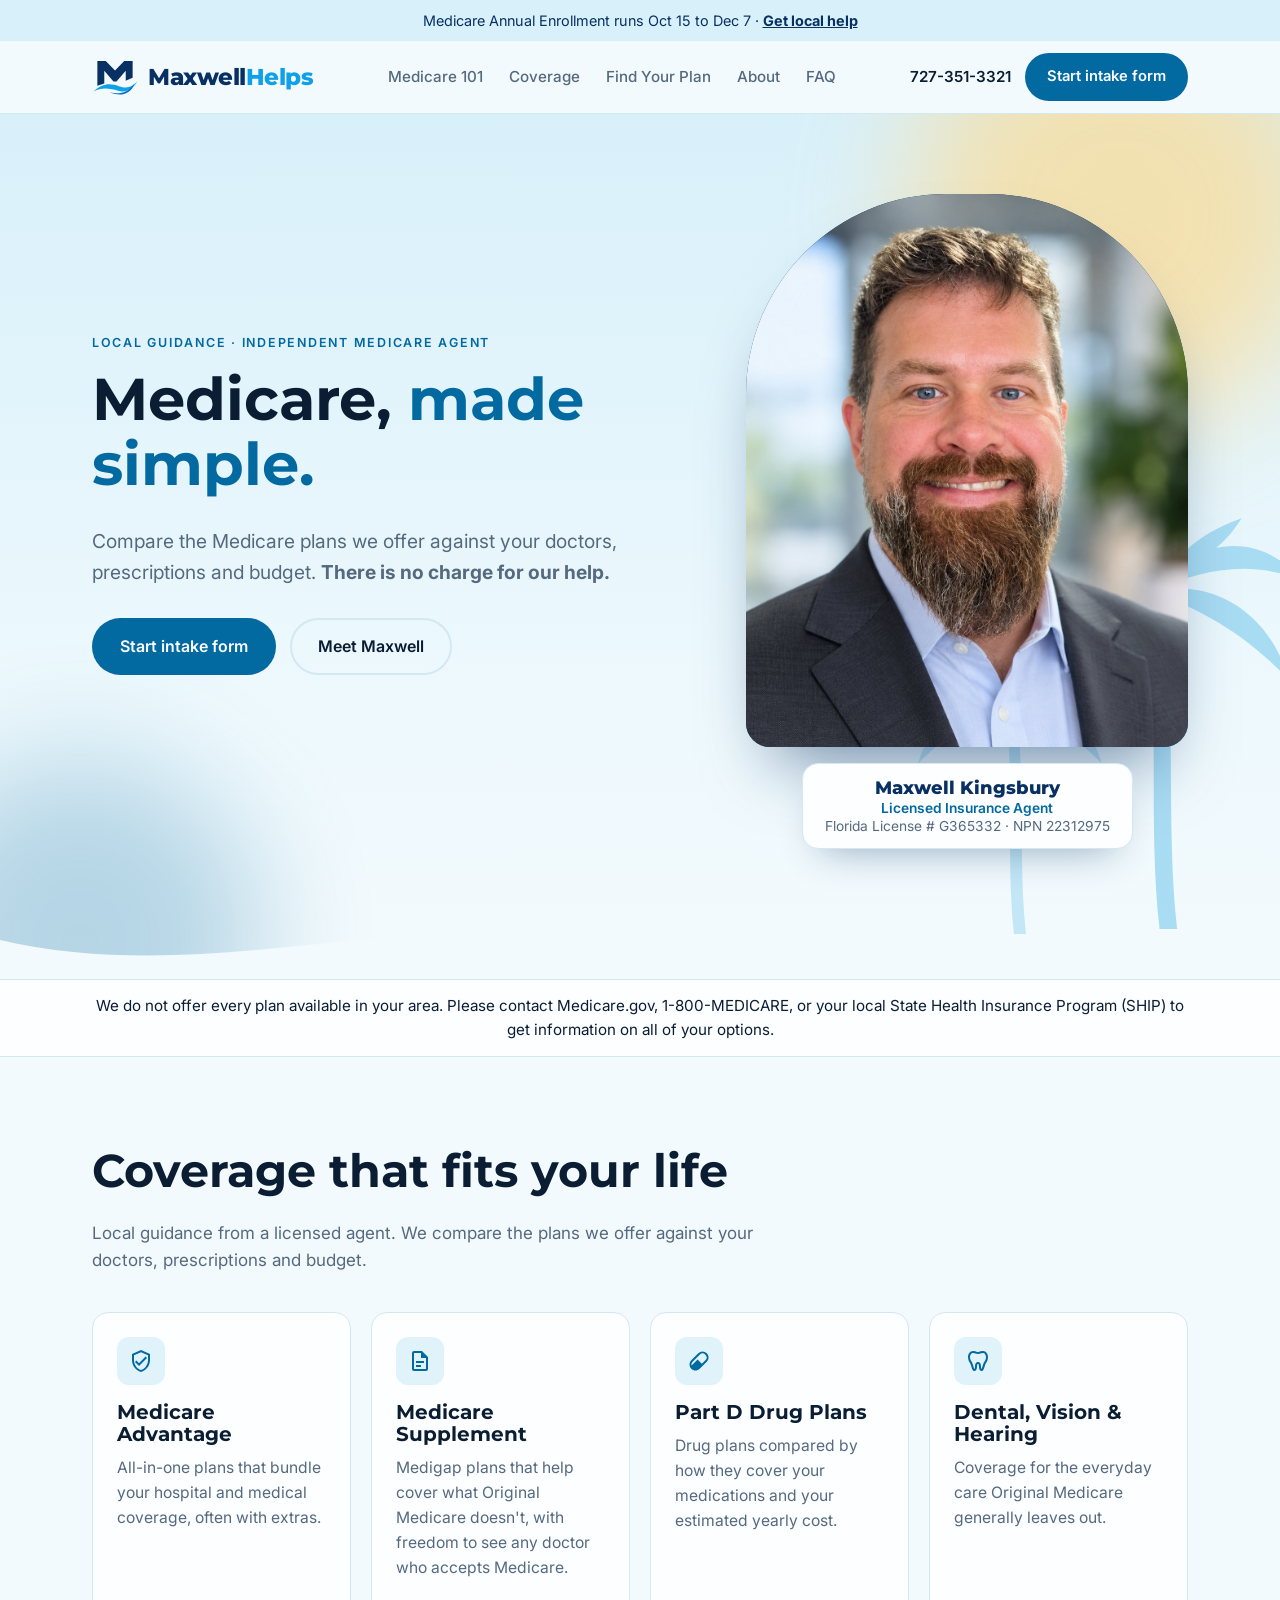
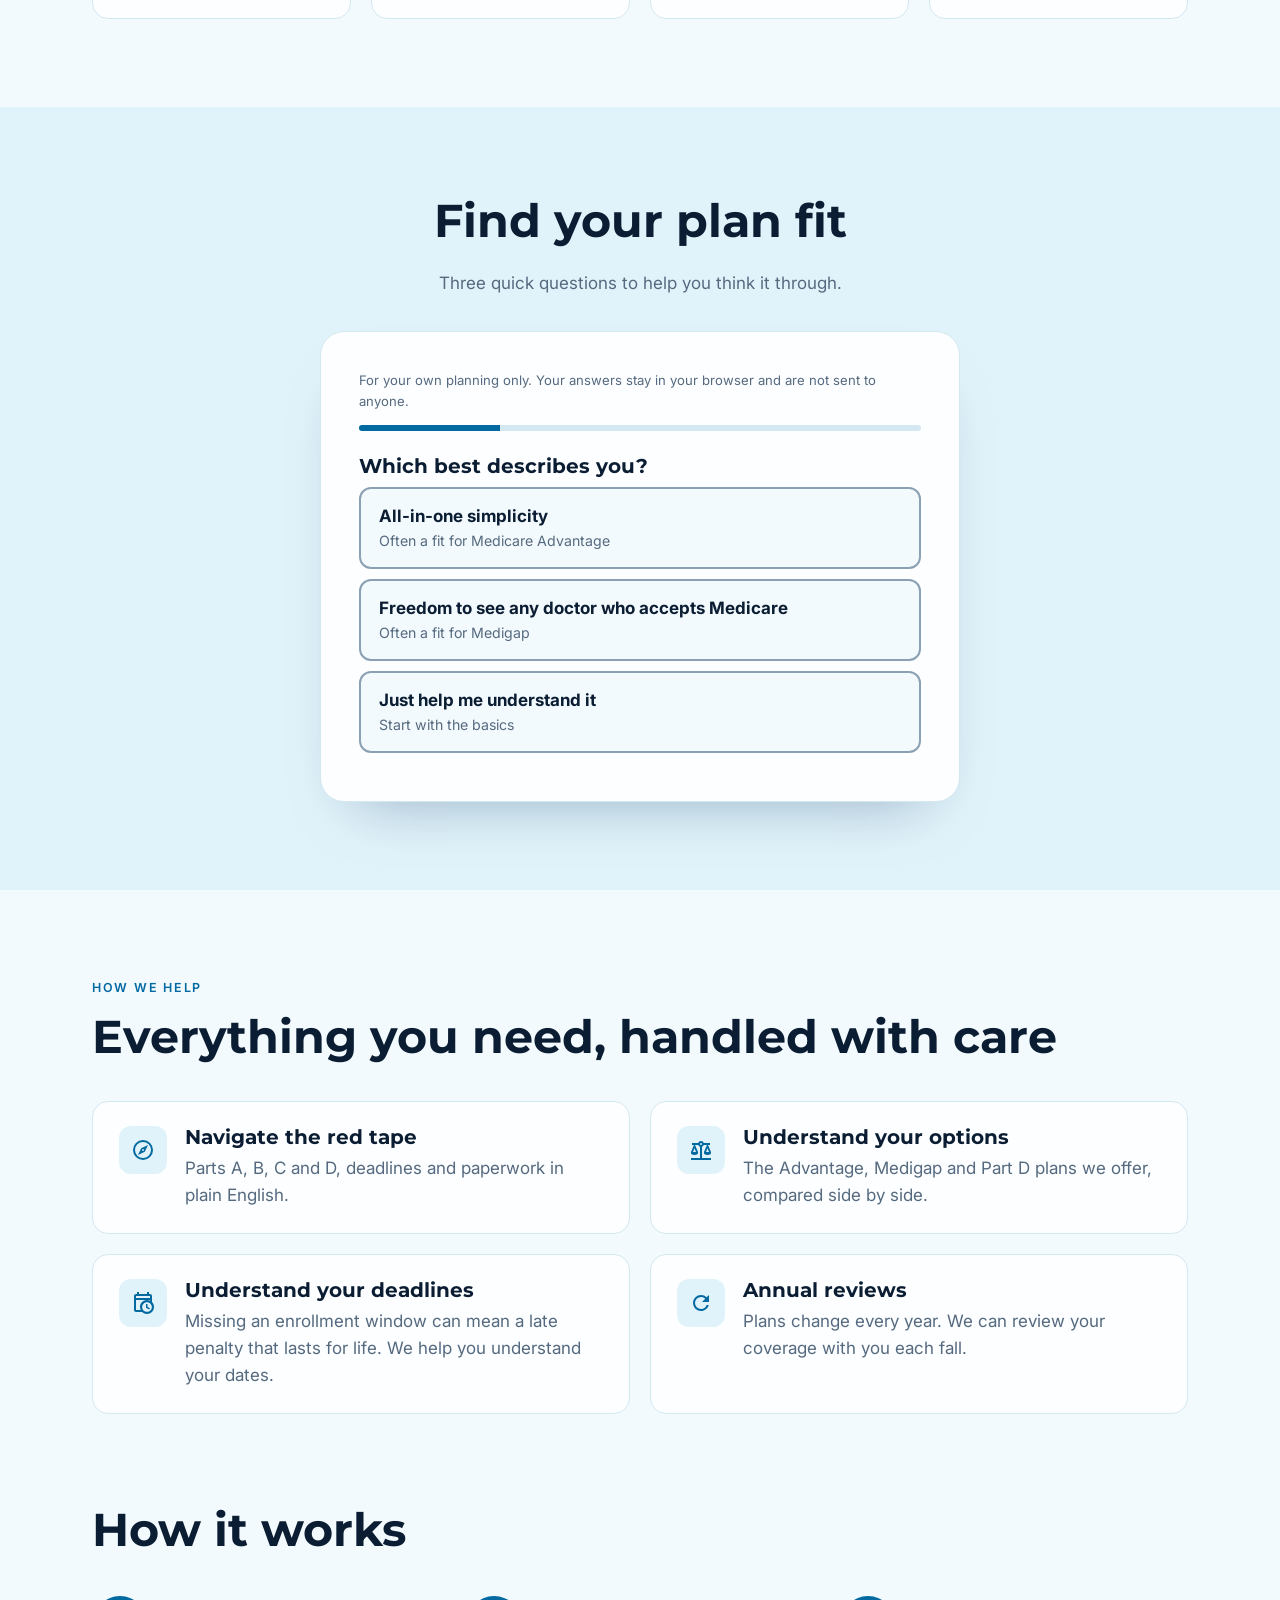
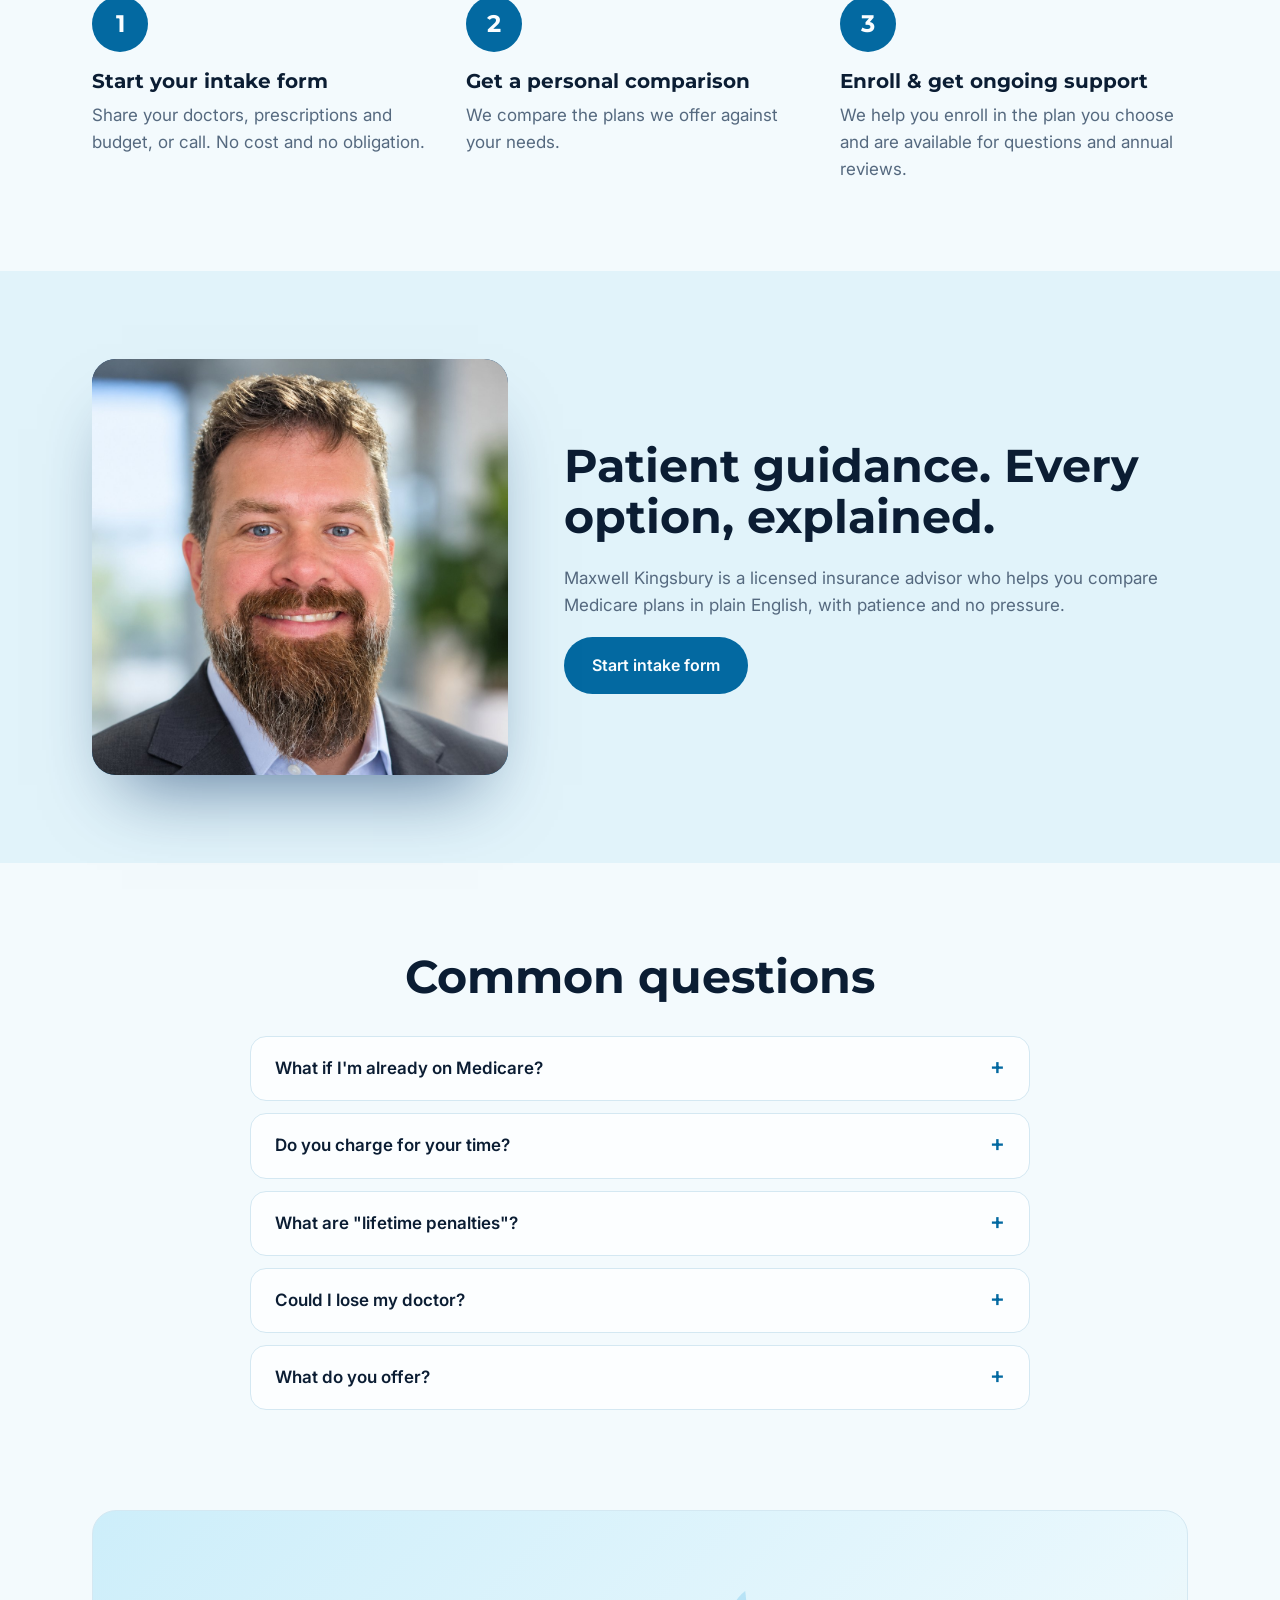
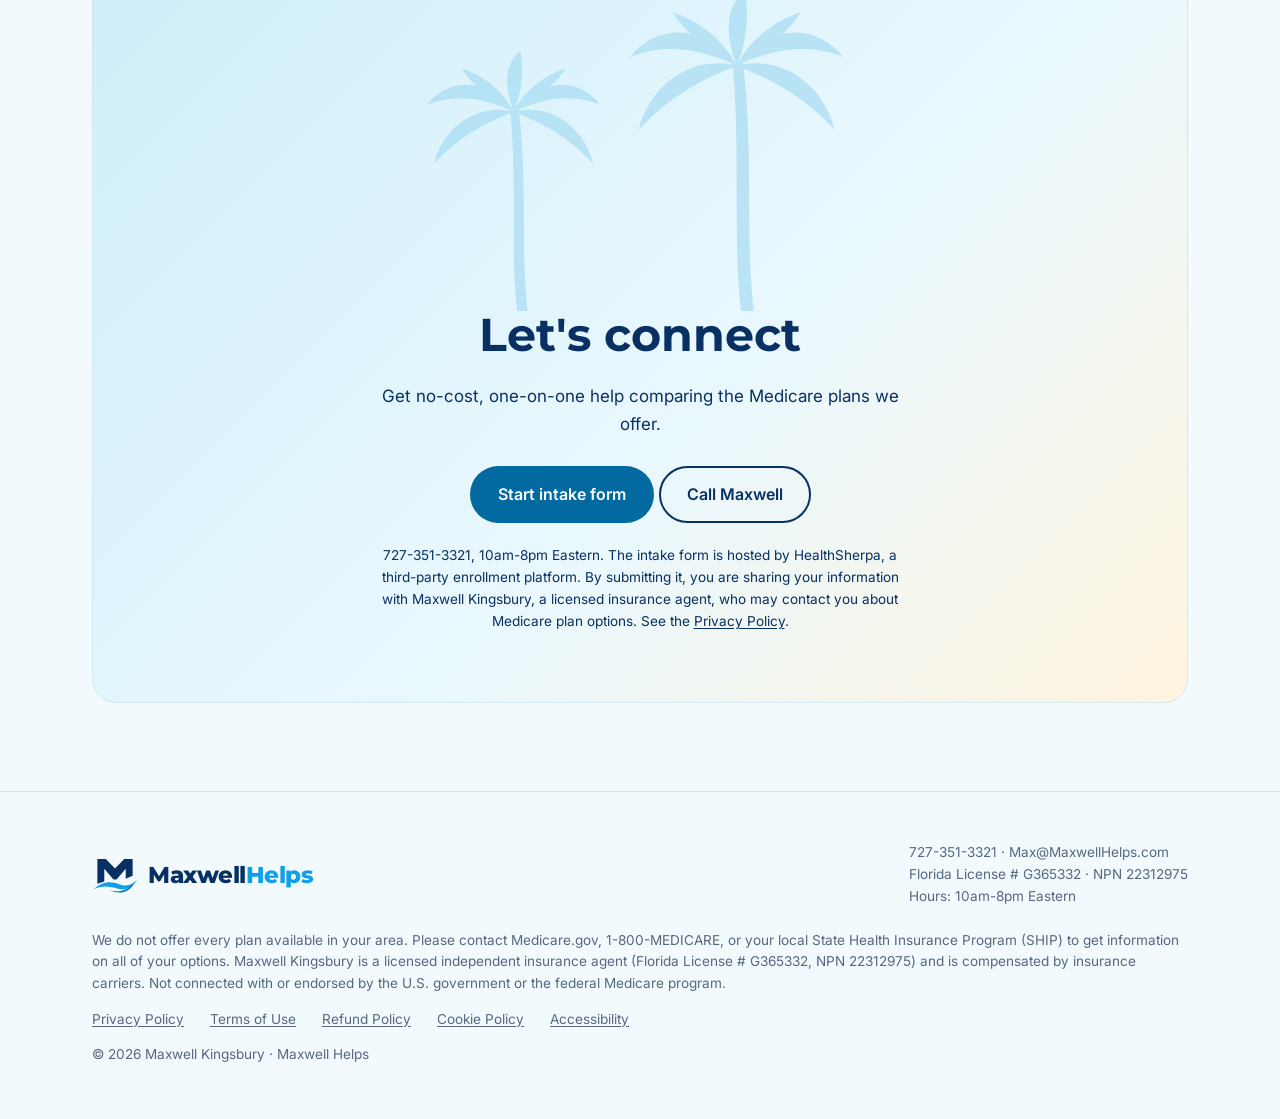
<file: index.html>
<!DOCTYPE html>
<html lang="en">
<head>
<meta charset="utf-8">
<script>document.documentElement.classList.add('js')</script>
<meta name="viewport" content="width=device-width, initial-scale=1, viewport-fit=cover">
<title>Maxwell Helps | Medicare Plans, Made Simple</title>
<link href="https://fonts.googleapis.com/css2?family=Montserrat:wght@600;700;800&family=Inter:wght@400;500;600&display=swap" rel="stylesheet">
<link rel="icon" href="favicon.ico" sizes="32x32">
<link rel="icon" href="favicon.svg" type="image/svg+xml">
<link rel="apple-touch-icon" href="apple-touch-icon.png">
<link rel="stylesheet" href="styles.css">
<link rel="stylesheet" href="photo.css">
<!-- Meta Pixel Code -->
<script>
!function(f,b,e,v,n,t,s)
{if(f.fbq)return;n=f.fbq=function(){n.callMethod?
n.callMethod.apply(n,arguments):n.queue.push(arguments)};
if(!f._fbq)f._fbq=n;n.push=n;n.loaded=!0;n.version='2.0';
n.queue=[];t=b.createElement(e);t.async=!0;
t.src=v;s=b.getElementsByTagName(e)[0];
s.parentNode.insertBefore(t,s)}(window, document,'script',
'https://connect.facebook.net/en_US/fbevents.js');
fbq('set', 'autoConfig', false, '2256759738577487');
fbq('init', '2256759738577487');
fbq('track', 'PageView');
document.addEventListener('click', function (e) {
  var a = e.target.closest && e.target.closest('a[href*="healthsherpa.com/intake"]');
  if (a) fbq('track', 'Lead', {content_name: 'Start intake form'});
});
</script>
<noscript><img height="1" width="1" style="display:none" alt=""
src="https://www.facebook.com/tr?id=2256759738577487&ev=PageView&noscript=1"
/></noscript>
<!-- End Meta Pixel Code -->
</head>
<body><a class="skip" href="#main">Skip to main content</a><svg width="0" height="0" style="position:absolute"><symbol id="palm" viewBox="0 0 200 300"><g fill="currentColor"><path d="M96 68C104 150 96 230 104 300L116 300C108 230 116 150 106 68Z"/><path d="M100 70C70 30 25 30 0 62C35 48 68 55 100 70Z"/><path d="M100 70C130 30 175 30 200 62C165 48 132 55 100 70Z"/><path d="M100 70C60 60 20 85 8 130C40 96 70 82 100 70Z"/><path d="M100 70C140 60 180 85 192 130C160 96 130 82 100 70Z"/><path d="M100 70C85 30 95 10 108 0C112 30 108 50 100 70Z"/><path d="M100 70C80 55 55 45 40 20C70 30 90 50 100 70Z"/><path d="M100 70C120 55 145 45 160 20C130 30 110 50 100 70Z"/></g></symbol></svg>
<div class="banner">Medicare Annual Enrollment runs Oct 15 to Dec 7 · <a href="#contact">Get local help</a></div>
<header><div class="wrap nav">
  <a class="logo" href="#" aria-label="Maxwell Helps"><svg class="mk" viewBox="0 0 120 92" aria-hidden="true"><path fill="#083063" d="M14 4h22l24 25 24-25h22v44l-18 8V30L64 58h-8L32 30v33l-18 6z"/><path fill="#0ea0e8" d="M4 84c22-22 44-22 66-14s34 2 48-12c-12 20-30 30-50 24S26 72 4 84z"/><path fill="#0a72c0" d="M46 86c24 6 46 2 64-22-6 22-30 36-64 22z"/></svg><span class="wm">Maxwell<b>Helps</b></span></a>
  <nav aria-label="Main"><ul><li><a href="medicare-101.html">Medicare 101</a></li><li><a href="#pillars">Coverage</a></li><li><a href="#quiz">Find Your Plan</a></li><li><a href="#about">About</a></li><li><a href="#faq">FAQ</a></li></ul></nav>
  <div class="navr"><a class="tel" href="tel:+17273513321">727-351-3321</a><a class="btn p" href="https://medicare.healthsherpa.com/intake/maxwell-kingsbury" target="_blank" rel="noopener">Start intake form<span class="sr-only"> (opens in a new tab)</span></a><button class="menu-btn" type="button" aria-label="Open menu" aria-expanded="false" aria-controls="mnav"><span></span><span></span><span></span></button></div>
</div>
<div id="mnav" class="mnav" hidden><div class="wrap"><ul><li><a href="medicare-101.html">Medicare 101</a></li><li><a href="#pillars">Coverage</a></li><li><a href="#quiz">Find Your Plan</a></li><li><a href="#about">About</a></li><li><a href="#faq">FAQ</a></li></ul><a class="btn p" href="https://medicare.healthsherpa.com/intake/maxwell-kingsbury" target="_blank" rel="noopener">Start intake form<span class="sr-only"> (opens in a new tab)</span></a></div></div></header>

<main id="main">
<section class="hero"><div class="blob b1"></div><div class="blob b2"></div><svg class="palm pa" viewBox="0 0 200 300" aria-hidden="true"><use href="#palm"/></svg><svg class="palm pb" viewBox="0 0 200 300" aria-hidden="true"><use href="#palm"/></svg>
<div class="wrap">
  <div>
    <span class="eyebrow">Local guidance · Independent Medicare agent</span>
    <h1>Medicare, <span>made simple.</span></h1>
    <p class="lead">Compare the Medicare plans we offer against your doctors, prescriptions and budget. <strong>There is no charge for our help.</strong></p>
    <div class="cta"><a class="btn p" href="https://medicare.healthsherpa.com/intake/maxwell-kingsbury" target="_blank" rel="noopener">Start intake form<span class="sr-only"> (opens in a new tab)</span></a><a class="btn g" href="#about">Meet Maxwell</a></div>
  </div>
  <figure class="pfig"><div class="portrait"><div class="ph" role="img" aria-label="Photo of Maxwell Kingsbury"></div></div>
    <figcaption class="idcard"><strong>Maxwell Kingsbury</strong><span class="role">Licensed Insurance Agent</span><span>Florida License # G365332 · NPN 22312975</span></figcaption></figure>
</div><svg class="wave" viewBox="0 0 1440 80" preserveAspectRatio="none" aria-hidden="true"><path d="M0 40C240 90 480 0 720 40S1200 80 1440 30V80H0Z"/></svg></section>

<div class="tpmo"><div class="wrap">We do not offer every plan available in your area. Please contact Medicare.gov, 1-800-MEDICARE, or your local State Health Insurance Program (SHIP) to get information on all of your options.</div></div>

<section id="pillars"><div class="wrap"><h2 class="rv">Coverage that fits your life</h2><p class="rv" style="color:var(--muted);max-width:680px">Local guidance from a licensed agent. We compare the plans we offer against your doctors, prescriptions and budget.</p><div class="grid4"><div class="card rv"><div class="ico" aria-hidden="true"><svg class="i" viewBox="0 0 24 24" aria-hidden="true" focusable="false"><path fill="currentColor" d="M21 11c0 5.55-3.84 10.74-9 12-5.16-1.26-9-6.45-9-12V5l9-4 9 4zm-9 10c3.75-1 7-5.46 7-9.78V6.3l-7-3.12L5 6.3v4.92C5 15.54 8.25 20 12 21m-2-4-4-4 1.41-1.41L10 14.17l6.59-6.59L18 9"/></svg></div><h3>Medicare Advantage</h3><p>All-in-one plans that bundle your hospital and medical coverage, often with extras.</p></div><div class="card rv"><div class="ico" aria-hidden="true"><svg class="i" viewBox="0 0 24 24" aria-hidden="true" focusable="false"><path fill="currentColor" d="M6 2a2 2 0 0 0-2 2v16a2 2 0 0 0 2 2h12a2 2 0 0 0 2-2V8l-6-6zm0 2h7v5h5v11H6zm2 8v2h8v-2zm0 4v2h5v-2z"/></svg></div><h3>Medicare Supplement</h3><p>Medigap plans that help cover what Original Medicare doesn't, with freedom to see any doctor who accepts Medicare.</p></div><div class="card rv"><div class="ico" aria-hidden="true"><svg class="i" viewBox="0 0 24 24" aria-hidden="true" focusable="false"><path fill="currentColor" d="m4.22 11.29 7.07-7.07a6.01 6.01 0 0 1 8.49 0c2.34 2.34 2.34 6.14 0 8.49l-7.07 7.07c-2.35 2.34-6.15 2.34-8.49 0a6.01 6.01 0 0 1 0-8.49m1.42 1.42a3.98 3.98 0 0 0-1.04 3.86l5.99-5.98 4.24 4.24 3.53-3.54a3.98 3.98 0 0 0 0-5.65 3.98 3.98 0 0 0-5.65 0z"/></svg></div><h3>Part D Drug Plans</h3><p>Drug plans compared by how they cover your medications and your estimated yearly cost.</p></div><div class="card rv"><div class="ico" aria-hidden="true"><svg class="i" viewBox="0 0 24 24" aria-hidden="true" focusable="false"><path fill="currentColor" d="M7 2C4 2 2 5 2 8c0 2.11 1 5 2 6s2 8 4 8c4.54 0 2-7 4-7s-.54 7 4 7c2 0 3-7 4-8s2-3.89 2-6c0-3-2-6-5-6s-3 1-5 1-2-1-5-1m0 2c2 0 3 1 5 1s3-1 5-1c1.67 0 3 2 3 4 0 1.75-.86 4.11-1.81 5.06-.86.86-2.13 6.88-2.69 6.88-.21 0-.5-1.06-.5-2.35 0-2.04-.57-4.59-3-4.59s-3 2.55-3 4.59c0 1.29-.29 2.35-.5 2.35-.56 0-1.83-6.02-2.69-6.88C4.86 12.11 4 9.75 4 8c0-2 1.33-4 3-4"/></svg></div><h3>Dental, Vision &amp; Hearing</h3><p>Coverage for the everyday care Original Medicare generally leaves out.</p></div></div></div></section>

<section class="quiz-sec" id="quiz"><div class="wrap">
  <div style="text-align:center"><h2>Find your plan fit</h2><p style="color:var(--muted);margin:0 auto;max-width:520px">Three quick questions to help you think it through.</p></div>
  <div class="quiz rv" role="region" aria-label="Plan fit questions">
    <p class="fine" style="margin-top:0">For your own planning only. Your answers stay in your browser and are not sent to anyone.</p>
    <div class="bar" role="progressbar" aria-label="Question progress" aria-valuemin="1" aria-valuemax="4" aria-valuenow="1" aria-valuetext="Question 1 of 4"><i id="pb"></i></div>
    <div class="step on" role="group" aria-labelledby="q1"><h3 id="q1" tabindex="-1">Which best describes you?</h3>
      <button class="opt" type="button" data-pick aria-pressed="false"><b>All-in-one simplicity</b><small>Often a fit for Medicare Advantage</small></button>
      <button class="opt" type="button" data-pick aria-pressed="false"><b>Freedom to see any doctor who accepts Medicare</b><small>Often a fit for Medigap</small></button>
      <button class="opt" type="button" data-pick aria-pressed="false"><b>Just help me understand it</b><small>Start with the basics</small></button></div>
    <div class="step" role="group" aria-labelledby="q2"><h3 id="q2" tabindex="-1">How often do you see doctors?</h3>
      <button class="opt" type="button" data-pick aria-pressed="false"><b>Rarely</b><small>Routine care only</small></button>
      <button class="opt" type="button" data-pick aria-pressed="false"><b>Sometimes</b><small>A few specialists</small></button>
      <button class="opt" type="button" data-pick aria-pressed="false"><b>Often</b><small>Ongoing conditions</small></button><button class="back" type="button" data-back><svg class="i" viewBox="0 0 24 24" aria-hidden="true" focusable="false"><path fill="currentColor" d="M20 11v2H8l5.5 5.5-1.42 1.42L4.16 12l7.92-7.92L13.5 5.5 8 11z"/></svg>Previous question</button></div>
    <div class="step" role="group" aria-labelledby="q3"><h3 id="q3" tabindex="-1">Do you take prescriptions?</h3>
      <button class="opt" type="button" data-pick aria-pressed="false"><b>None right now</b></button>
      <button class="opt" type="button" data-pick aria-pressed="false"><b>A few</b><small>1 to 4 medications</small></button>
      <button class="opt" type="button" data-pick aria-pressed="false"><b>Several</b><small>5 or more</small></button><button class="back" type="button" data-back><svg class="i" viewBox="0 0 24 24" aria-hidden="true" focusable="false"><path fill="currentColor" d="M20 11v2H8l5.5 5.5-1.42 1.42L4.16 12l7.92-7.92L13.5 5.5 8 11z"/></svg>Previous question</button></div>
    <div class="step" role="group" aria-labelledby="q4"><h3 id="q4" tabindex="-1">Thanks. You're ready for the next step.</h3><p style="color:var(--muted)">These questions are only a starting point. When you're ready, the intake form gives Maxwell what he needs to compare plans around your doctors, prescriptions and budget. You can also <a href="medicare-101.html">read Medicare 101</a> first.</p><a class="btn p" href="https://medicare.healthsherpa.com/intake/maxwell-kingsbury" target="_blank" rel="noopener">Start intake form<span class="sr-only"> (opens in a new tab)</span></a><p class="fine">The intake form is hosted by HealthSherpa, a third-party enrollment platform. By submitting it, you are sharing your information with Maxwell Kingsbury, a licensed insurance agent, who may contact you about Medicare plan options. See the <a href="privacy.html">Privacy Policy</a>.</p><p class="fine">We do not offer every plan available in your area. Please contact Medicare.gov, 1-800-MEDICARE, or your local State Health Insurance Program (SHIP) to get information on all of your options.</p><button class="back" type="button" data-back><svg class="i" viewBox="0 0 24 24" aria-hidden="true" focusable="false"><path fill="currentColor" d="M20 11v2H8l5.5 5.5-1.42 1.42L4.16 12l7.92-7.92L13.5 5.5 8 11z"/></svg>Previous question</button></div>
  </div>
</div></section>

<section id="services"><div class="wrap">
  <span class="eyebrow">How we help</span><h2 class="rv">Everything you need, handled with care</h2>
  <div class="feats">
    <div class="feat rv"><div class="ico" aria-hidden="true"><svg class="i" viewBox="0 0 24 24" aria-hidden="true" focusable="false"><path fill="currentColor" d="m7 17 3.2-6.8L17 7l-3.2 6.8zm5-5.9a.9.9 0 0 0-.9.9.9.9 0 0 0 .9.9.9.9 0 0 0 .9-.9.9.9 0 0 0-.9-.9M12 2a10 10 0 0 1 10 10 10 10 0 0 1-10 10A10 10 0 0 1 2 12 10 10 0 0 1 12 2m0 2a8 8 0 0 0-8 8 8 8 0 0 0 8 8 8 8 0 0 0 8-8 8 8 0 0 0-8-8"/></svg></div><div><h3>Navigate the red tape</h3><p>Parts A, B, C and D, deadlines and paperwork in plain English.</p></div></div>
    <div class="feat rv"><div class="ico" aria-hidden="true"><svg class="i" viewBox="0 0 24 24" aria-hidden="true" focusable="false"><path fill="currentColor" d="M12 3c-1.27 0-2.4.8-2.82 2H3v2h1.95L2 14c-.47 2 1 3 3.5 3s4.06-1 3.5-3L6.05 7h3.12c.33.85.98 1.5 1.83 1.83V20H2v2h20v-2h-9V8.82c.85-.32 1.5-.97 1.82-1.82h3.13L15 14c-.47 2 1 3 3.5 3s4.06-1 3.5-3l-2.95-7H21V5h-6.17C14.4 3.8 13.27 3 12 3m0 2a1 1 0 0 1 1 1 1 1 0 0 1-1 1 1 1 0 0 1-1-1 1 1 0 0 1 1-1m-6.5 5.25L7 14H4zm13 0L20 14h-3z"/></svg></div><div><h3>Understand your options</h3><p>The Advantage, Medigap and Part D plans we offer, compared side by side.</p></div></div>
    <div class="feat rv"><div class="ico" aria-hidden="true"><svg class="i" viewBox="0 0 24 24" aria-hidden="true" focusable="false"><path fill="currentColor" d="M6 1v2H5c-1.11 0-2 .89-2 2v14a2 2 0 0 0 2 2h6.1c1.26 1.24 2.99 2 4.9 2 3.87 0 7-3.13 7-7 0-1.91-.76-3.64-2-4.9V5a2 2 0 0 0-2-2h-1V1h-2v2H8V1M5 5h14v2H5m0 2h14v.67c-.91-.43-1.93-.67-3-.67-3.87 0-7 3.13-7 7 0 1.07.24 2.09.67 3H5m11-7.85c2.68 0 4.85 2.17 4.85 4.85s-2.17 4.85-4.85 4.85-4.85-2.17-4.85-4.85 2.17-4.85 4.85-4.85M15 13v3.69l3.19 1.84.75-1.3-2.44-1.41V13Z"/></svg></div><div><h3>Understand your deadlines</h3><p>Missing an enrollment window can mean a late penalty that lasts for life. We help you understand your dates.</p></div></div>
    <div class="feat rv"><div class="ico" aria-hidden="true"><svg class="i" viewBox="0 0 24 24" aria-hidden="true" focusable="false"><path fill="currentColor" d="M17.65 6.35A7.96 7.96 0 0 0 12 4a8 8 0 0 0-8 8 8 8 0 0 0 8 8c3.73 0 6.84-2.55 7.73-6h-2.08A5.99 5.99 0 0 1 12 18a6 6 0 0 1-6-6 6 6 0 0 1 6-6c1.66 0 3.14.69 4.22 1.78L13 11h7V4z"/></svg></div><div><h3>Annual reviews</h3><p>Plans change every year. We can review your coverage with you each fall.</p></div></div>
  </div>
  <div style="margin-top:90px"><h2 class="rv">How it works</h2>
  <div class="steps">
    <div class="rv"><h3>Start your intake form</h3><p>Share your doctors, prescriptions and budget, or call. No cost and no obligation.</p></div>
    <div class="rv"><h3>Get a personal comparison</h3><p>We compare the plans we offer against your needs.</p></div>
    <div class="rv"><h3>Enroll &amp; get ongoing support</h3><p>We help you enroll in the plan you choose and are available for questions and annual reviews.</p></div>
  </div></div>
</div></section>

<section id="about" style="background:var(--soft)"><div class="wrap about">
  <div class="portrait rv"><div class="ph" role="img" aria-label="Maxwell Kingsbury, insurance advisor"></div></div>
  <div class="rv"><h2>Patient guidance. Every option, explained.</h2>
  <p style="color:var(--muted)">Maxwell Kingsbury is a licensed insurance advisor who helps you compare Medicare plans in plain English, with patience and no pressure.</p><a class="btn p" href="https://medicare.healthsherpa.com/intake/maxwell-kingsbury" target="_blank" rel="noopener">Start intake form<span class="sr-only"> (opens in a new tab)</span></a></div>
</div></section>

<section id="faq"><div class="wrap">
  <div style="text-align:center"><h2>Common questions</h2></div>
  <div class="faq">
    <details><summary>What if I'm already on Medicare?</summary><p>We can still help at no cost. We'll review your current coverage, check your doctors and prescriptions, and compare it with other plans we offer.</p></details>
    <details><summary>Do you charge for your time?</summary><p>No. Insurance carriers pay agents a commission when you enroll, so there is no charge to you for our help.</p></details>
    <details><summary>What are "lifetime penalties"?</summary><p>If you don't enroll in Part B or Part D when first eligible (and lack other qualifying coverage), a permanent late-enrollment penalty can be added to your premium.</p></details>
    <details><summary>Could I lose my doctor?</summary><p>Some plans use provider networks. Before you enroll, we check your doctors and prescriptions against each plan's network and drug list. Networks and drug lists can change, so it's worth rechecking every year.</p></details>
    <details><summary>What do you offer?</summary><p>We offer Medicare Advantage, Medicare Supplement (Medigap), Part D prescription drug plans, and dental, vision &amp; hearing coverage.</p></details>
  </div>
</div></section>

<section id="contact" style="padding-top:0"><div class="wrap"><div class="final rv"><svg class="palm pc" viewBox="0 0 200 300" aria-hidden="true"><use href="#palm"/></svg><svg class="palm pd" viewBox="0 0 200 300" aria-hidden="true"><use href="#palm"/></svg>
  <h2>Let's connect</h2><p>Get no-cost, one-on-one help comparing the Medicare plans we offer.</p>
  <a class="btn p" href="https://medicare.healthsherpa.com/intake/maxwell-kingsbury" target="_blank" rel="noopener">Start intake form<span class="sr-only"> (opens in a new tab)</span></a> <a class="btn g" style="color:var(--brand);border-color:var(--brand)" href="tel:+17273513321">Call Maxwell</a><p style="font-size:.85rem;margin:22px auto 0">727-351-3321, 10am-8pm Eastern. The intake form is hosted by HealthSherpa, a third-party enrollment platform. By submitting it, you are sharing your information with Maxwell Kingsbury, a licensed insurance agent, who may contact you about Medicare plan options. See the <a href="privacy.html">Privacy Policy</a>.</p>
</div></div></section>
</main>

<footer><div class="wrap">
  <div class="row"><a class="logo" href="#" aria-label="Maxwell Helps"><svg class="mk" viewBox="0 0 120 92" aria-hidden="true"><path fill="#083063" d="M14 4h22l24 25 24-25h22v44l-18 8V30L64 58h-8L32 30v33l-18 6z"/><path fill="#0ea0e8" d="M4 84c22-22 44-22 66-14s34 2 48-12c-12 20-30 30-50 24S26 72 4 84z"/><path fill="#0a72c0" d="M46 86c24 6 46 2 64-22-6 22-30 36-64 22z"/></svg><span class="wm">Maxwell<b>Helps</b></span></a><div>727-351-3321 · <a href="mailto:Max@MaxwellHelps.com">Max@MaxwellHelps.com</a><br>Florida License # G365332 · NPN 22312975<br>Hours: 10am-8pm Eastern</div></div>
  <p>We do not offer every plan available in your area. Please contact Medicare.gov, 1-800-MEDICARE, or your local State Health Insurance Program (SHIP) to get information on all of your options. Maxwell Kingsbury is a licensed independent insurance agent (Florida License # G365332, NPN 22312975) and is compensated by insurance carriers. Not connected with or endorsed by the U.S. government or the federal Medicare program.</p>
  <p class="legal-links"><a href="privacy.html">Privacy Policy</a><a href="terms.html">Terms of Use</a><a href="terms.html#refunds">Refund Policy</a><a href="cookies.html">Cookie Policy</a><a href="terms.html#accessibility">Accessibility</a></p>
  <p>© 2026 Maxwell Kingsbury · Maxwell Helps</p>
</div></footer>
<div class="mbar"><a class="call" href="tel:+17273513321">Call Maxwell</a><a class="go" href="https://medicare.healthsherpa.com/intake/maxwell-kingsbury" target="_blank" rel="noopener">Start intake form<span class="sr-only"> (opens in a new tab)</span></a></div>

<script>
(function(){
  var mb=document.querySelector('.menu-btn'),mn=document.getElementById('mnav');
  function setM(o){mb.setAttribute('aria-expanded',o);mb.setAttribute('aria-label',o?'Close menu':'Open menu');mn.hidden=!o}
  mb.onclick=function(){setM(mb.getAttribute('aria-expanded')!=='true')};
  mn.querySelectorAll('a').forEach(function(a){a.addEventListener('click',function(){setM(false)})});
  document.addEventListener('keydown',function(e){if(e.key==='Escape'&&!mn.hidden){setM(false);mb.focus()}});
  var steps=[].slice.call(document.querySelectorAll('.step')),i=0,pb=document.getElementById('pb'),bar=pb.parentNode,n=steps.length;
  function go(k,focus){steps[i].classList.remove('on');i=Math.max(0,Math.min(n-1,k));steps[i].classList.add('on');pb.style.width=((i+1)/n*100)+'%';bar.setAttribute('aria-valuenow',i+1);bar.setAttribute('aria-valuetext','Question '+(i+1)+' of '+n);if(focus!==false)steps[i].querySelector('h3').focus()}
  pb.style.width=(100/n)+'%';
  document.querySelectorAll('[data-back]').forEach(function(b){b.onclick=function(){go(i-1)}});
  document.querySelectorAll('[data-pick]').forEach(function(b){b.onclick=function(){b.parentNode.querySelectorAll('.opt').forEach(function(o){o.setAttribute('aria-pressed','false')});b.setAttribute('aria-pressed','true');setTimeout(function(){go(i+1)},250)}});
  var spyIds=['pillars','quiz','services','about','faq','contact'],spyLinks=document.querySelectorAll('header a[href^="#"]'),spyOn={};
  function spySet(){var cur=null;spyIds.forEach(function(id){if(spyOn[id])cur=id});
    spyLinks.forEach(function(a){if(a.getAttribute('href')==='#'+cur)a.setAttribute('aria-current','location');else a.removeAttribute('aria-current')})}
  var spyIO=new IntersectionObserver(function(es){es.forEach(function(e){spyOn[e.target.id]=e.isIntersecting});spySet()},{rootMargin:'-120px 0px -70% 0px'});
  spyIds.forEach(function(id){var el=document.getElementById(id);if(el)spyIO.observe(el)});
  var io=new IntersectionObserver(function(e){e.forEach(function(x){if(x.isIntersecting){x.target.classList.add('in');io.unobserve(x.target)}})},{threshold:.12});
  document.querySelectorAll('.rv').forEach(function(el){io.observe(el)});
})();
</script>
</body>
</html>
</file>
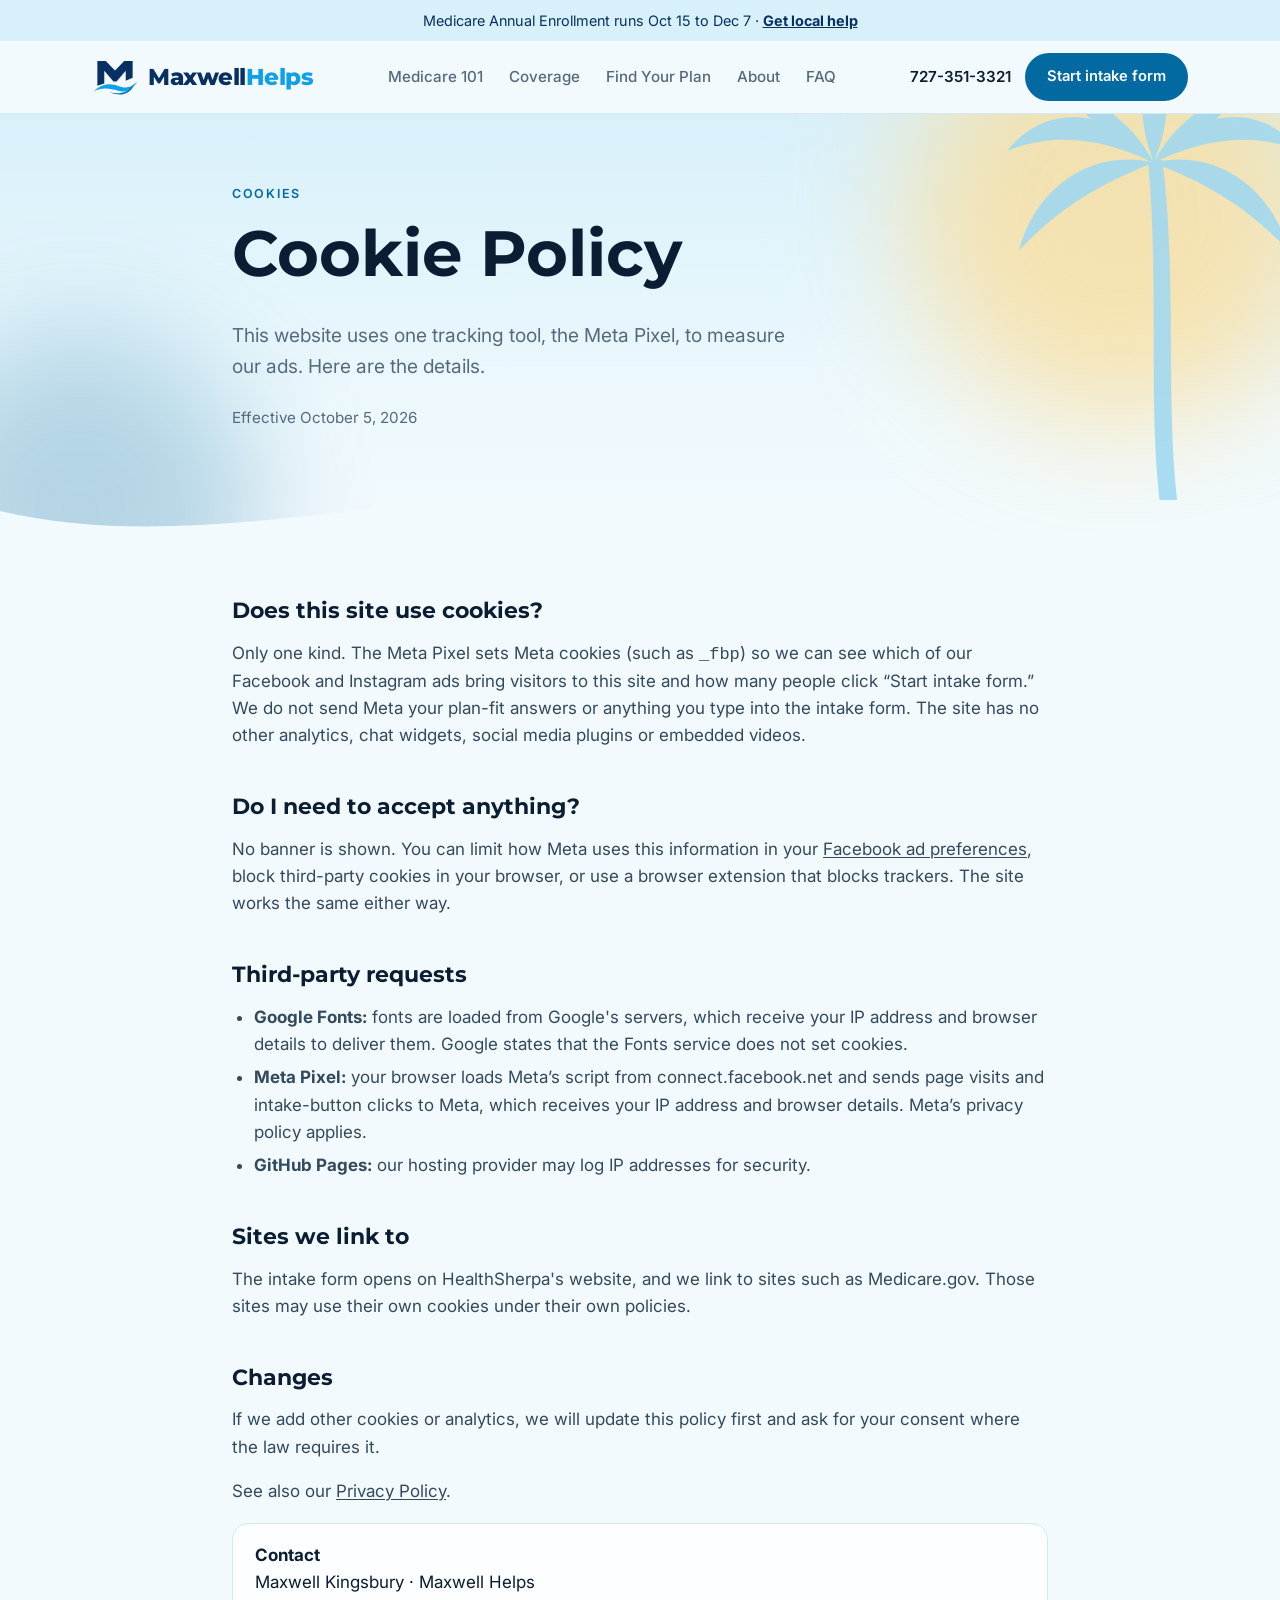
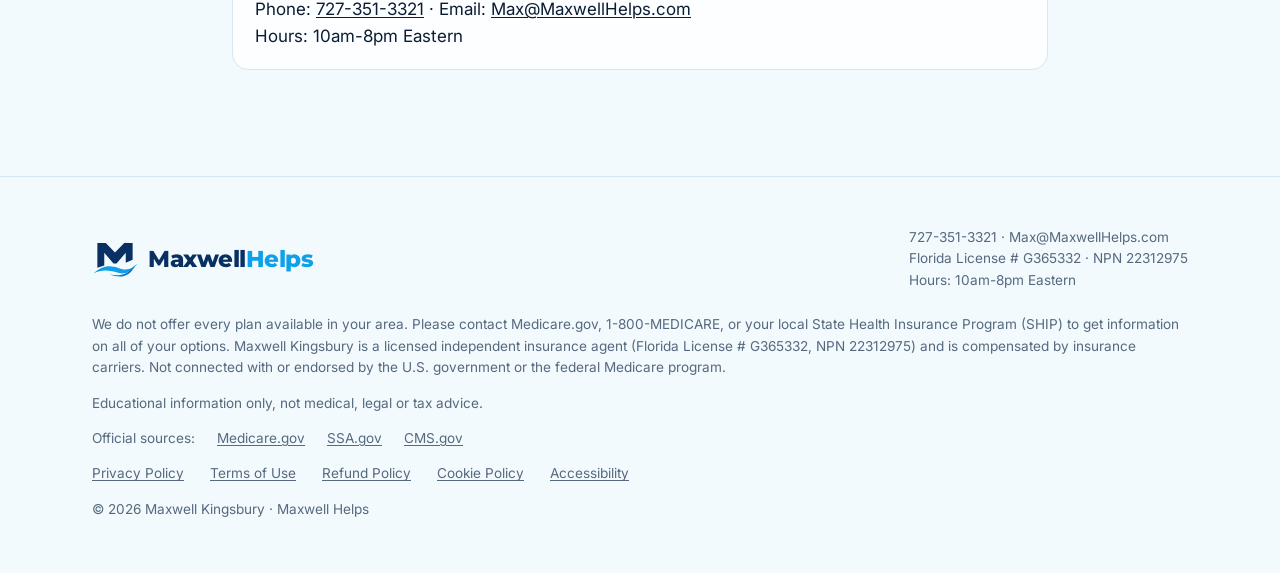
<file: cookies.html>
<!DOCTYPE html>
<html lang="en">
<head>
<meta charset="utf-8">
<script>document.documentElement.classList.add('js')</script>
<meta name="viewport" content="width=device-width, initial-scale=1, viewport-fit=cover">
<title>Cookie Policy | Maxwell Helps</title>
<meta name="description" content="Maxwell Helps cookie policy: the only cookies come from the Meta Pixel used to measure our ads.">
<link href="https://fonts.googleapis.com/css2?family=Montserrat:wght@600;700;800&family=Inter:wght@400;500;600&display=swap" rel="stylesheet">
<link rel="icon" href="favicon.ico" sizes="32x32">
<link rel="icon" href="favicon.svg" type="image/svg+xml">
<link rel="apple-touch-icon" href="apple-touch-icon.png">
<link rel="stylesheet" href="styles.css">
<!-- Meta Pixel Code -->
<script>
!function(f,b,e,v,n,t,s)
{if(f.fbq)return;n=f.fbq=function(){n.callMethod?
n.callMethod.apply(n,arguments):n.queue.push(arguments)};
if(!f._fbq)f._fbq=n;n.push=n;n.loaded=!0;n.version='2.0';
n.queue=[];t=b.createElement(e);t.async=!0;
t.src=v;s=b.getElementsByTagName(e)[0];
s.parentNode.insertBefore(t,s)}(window, document,'script',
'https://connect.facebook.net/en_US/fbevents.js');
fbq('set', 'autoConfig', false, '2256759738577487');
fbq('init', '2256759738577487');
fbq('track', 'PageView');
document.addEventListener('click', function (e) {
  var a = e.target.closest && e.target.closest('a[href*="healthsherpa.com/intake"]');
  if (a) fbq('track', 'Lead', {content_name: 'Start intake form'});
});
</script>
<noscript><img height="1" width="1" style="display:none" alt=""
src="https://www.facebook.com/tr?id=2256759738577487&ev=PageView&noscript=1"
/></noscript>
<!-- End Meta Pixel Code -->
</head>
<body><a class="skip" href="#main">Skip to main content</a><svg width="0" height="0" style="position:absolute"><symbol id="palm" viewBox="0 0 200 300"><g fill="currentColor"><path d="M96 68C104 150 96 230 104 300L116 300C108 230 116 150 106 68Z"/><path d="M100 70C70 30 25 30 0 62C35 48 68 55 100 70Z"/><path d="M100 70C130 30 175 30 200 62C165 48 132 55 100 70Z"/><path d="M100 70C60 60 20 85 8 130C40 96 70 82 100 70Z"/><path d="M100 70C140 60 180 85 192 130C160 96 130 82 100 70Z"/><path d="M100 70C85 30 95 10 108 0C112 30 108 50 100 70Z"/><path d="M100 70C80 55 55 45 40 20C70 30 90 50 100 70Z"/><path d="M100 70C120 55 145 45 160 20C130 30 110 50 100 70Z"/></g></symbol></svg>
<div class="banner">Medicare Annual Enrollment runs Oct 15 to Dec 7 · <a href="index.html#contact">Get local help</a></div>
<header><div class="wrap nav">
  <a class="logo" href="index.html" aria-label="Maxwell Helps"><svg class="mk" viewBox="0 0 120 92" aria-hidden="true"><path fill="#083063" d="M14 4h22l24 25 24-25h22v44l-18 8V30L64 58h-8L32 30v33l-18 6z"/><path fill="#0ea0e8" d="M4 84c22-22 44-22 66-14s34 2 48-12c-12 20-30 30-50 24S26 72 4 84z"/><path fill="#0a72c0" d="M46 86c24 6 46 2 64-22-6 22-30 36-64 22z"/></svg><span class="wm">Maxwell<b>Helps</b></span></a>
  <nav aria-label="Main"><ul><li><a href="medicare-101.html">Medicare 101</a></li><li><a href="index.html#pillars">Coverage</a></li><li><a href="index.html#quiz">Find Your Plan</a></li><li><a href="index.html#about">About</a></li><li><a href="index.html#faq">FAQ</a></li></ul></nav>
  <div class="navr"><a class="tel" href="tel:+17273513321">727-351-3321</a><a class="btn p" href="https://medicare.healthsherpa.com/intake/maxwell-kingsbury" target="_blank" rel="noopener">Start intake form<span class="sr-only"> (opens in a new tab)</span></a><button class="menu-btn" type="button" aria-label="Open menu" aria-expanded="false" aria-controls="mnav"><span></span><span></span><span></span></button></div>
</div>
<div id="mnav" class="mnav" hidden><div class="wrap"><ul><li><a href="medicare-101.html">Medicare 101</a></li><li><a href="index.html#pillars">Coverage</a></li><li><a href="index.html#quiz">Find Your Plan</a></li><li><a href="index.html#about">About</a></li><li><a href="index.html#faq">FAQ</a></li></ul><a class="btn p" href="https://medicare.healthsherpa.com/intake/maxwell-kingsbury" target="_blank" rel="noopener">Start intake form<span class="sr-only"> (opens in a new tab)</span></a></div></div></header>

<main id="main">
<section class="hero sm"><div class="blob b1"></div><div class="blob b2"></div><svg class="palm pa" viewBox="0 0 200 300" aria-hidden="true"><use href="#palm"/></svg>
<div class="wrap"><div>
  <span class="eyebrow">Cookies</span>
  <h1>Cookie Policy</h1>
  <p class="lead">This website uses one tracking tool, the Meta Pixel, to measure our ads. Here are the details.</p>
  <p class="updated">Effective October 5, 2026</p>
</div></div><svg class="wave" viewBox="0 0 1440 80" preserveAspectRatio="none" aria-hidden="true"><path d="M0 40C240 90 480 0 720 40S1200 80 1440 30V80H0Z"/></svg></section>

<section class="legal-body"><div class="wrap legal">
<h2>Does this site use cookies?</h2>
<p>Only one kind. The Meta Pixel sets Meta cookies (such as <code>_fbp</code>) so we can see which of our Facebook and Instagram ads bring visitors to this site and how many people click &ldquo;Start intake form.&rdquo; We do not send Meta your plan-fit answers or anything you type into the intake form. The site has no other analytics, chat widgets, social media plugins or embedded videos.</p>
<h2>Do I need to accept anything?</h2>
<p>No banner is shown. You can limit how Meta uses this information in your <a href="https://www.facebook.com/adpreferences/ad_settings" target="_blank" rel="noopener">Facebook ad preferences</a>, block third-party cookies in your browser, or use a browser extension that blocks trackers. The site works the same either way.</p>
<h2>Third-party requests</h2>
<ul>
<li><strong>Google Fonts:</strong> fonts are loaded from Google's servers, which receive your IP address and browser details to deliver them. Google states that the Fonts service does not set cookies.</li>
<li><strong>Meta Pixel:</strong> your browser loads Meta&rsquo;s script from connect.facebook.net and sends page visits and intake-button clicks to Meta, which receives your IP address and browser details. Meta&rsquo;s privacy policy applies.</li>
<li><strong>GitHub Pages:</strong> our hosting provider may log IP addresses for security.</li>
</ul>
<h2>Sites we link to</h2>
<p>The intake form opens on HealthSherpa's website, and we link to sites such as Medicare.gov. Those sites may use their own cookies under their own policies.</p>
<h2>Changes</h2>
<p>If we add other cookies or analytics, we will update this policy first and ask for your consent where the law requires it.</p>
<p>See also our <a href="privacy.html">Privacy Policy</a>.</p>
<div class="box"><strong>Contact</strong><br>Maxwell Kingsbury · Maxwell Helps<br>Phone: <a href="tel:+17273513321">727-351-3321</a> · Email: <a href="mailto:Max@MaxwellHelps.com">Max@MaxwellHelps.com</a><br>Hours: 10am-8pm Eastern</div>
</div></section>
</main>

<footer><div class="wrap">
  <div class="row"><a class="logo" href="index.html" aria-label="Maxwell Helps"><svg class="mk" viewBox="0 0 120 92" aria-hidden="true"><path fill="#083063" d="M14 4h22l24 25 24-25h22v44l-18 8V30L64 58h-8L32 30v33l-18 6z"/><path fill="#0ea0e8" d="M4 84c22-22 44-22 66-14s34 2 48-12c-12 20-30 30-50 24S26 72 4 84z"/><path fill="#0a72c0" d="M46 86c24 6 46 2 64-22-6 22-30 36-64 22z"/></svg><span class="wm">Maxwell<b>Helps</b></span></a><div>727-351-3321 · <a href="mailto:Max@MaxwellHelps.com">Max@MaxwellHelps.com</a><br>Florida License # G365332 · NPN 22312975<br>Hours: 10am-8pm Eastern</div></div>
  <p>We do not offer every plan available in your area. Please contact Medicare.gov, 1-800-MEDICARE, or your local State Health Insurance Program (SHIP) to get information on all of your options. Maxwell Kingsbury is a licensed independent insurance agent (Florida License # G365332, NPN 22312975) and is compensated by insurance carriers. Not connected with or endorsed by the U.S. government or the federal Medicare program.</p>
  <p>Educational information only, not medical, legal or tax advice.</p>
  <p class="src-links">Official sources: <a href="https://www.medicare.gov/" target="_blank" rel="noopener">Medicare.gov<span class="sr-only"> (opens in a new tab)</span></a><a href="https://www.ssa.gov/medicare/" target="_blank" rel="noopener">SSA.gov<span class="sr-only"> (opens in a new tab)</span></a><a href="https://www.cms.gov/" target="_blank" rel="noopener">CMS.gov<span class="sr-only"> (opens in a new tab)</span></a></p>
  <p class="legal-links"><a href="privacy.html">Privacy Policy</a><a href="terms.html">Terms of Use</a><a href="terms.html#refunds">Refund Policy</a><a href="cookies.html">Cookie Policy</a><a href="terms.html#accessibility">Accessibility</a></p>
  <p>© 2026 Maxwell Kingsbury · Maxwell Helps</p>
</div></footer>
<div class="mbar"><a class="call" href="tel:+17273513321">Call Maxwell</a><a class="go" href="https://medicare.healthsherpa.com/intake/maxwell-kingsbury" target="_blank" rel="noopener">Start intake form<span class="sr-only"> (opens in a new tab)</span></a></div>

<script>
(function(){
  var mb=document.querySelector('.menu-btn'),mn=document.getElementById('mnav');
  function setM(o){mb.setAttribute('aria-expanded',o);mb.setAttribute('aria-label',o?'Close menu':'Open menu');mn.hidden=!o}
  mb.onclick=function(){setM(mb.getAttribute('aria-expanded')!=='true')};
  mn.querySelectorAll('a').forEach(function(a){a.addEventListener('click',function(){setM(false)})});
  document.addEventListener('keydown',function(e){if(e.key==='Escape'&&!mn.hidden){setM(false);mb.focus()}});
})();
</script>
</body>
</html>
</file>
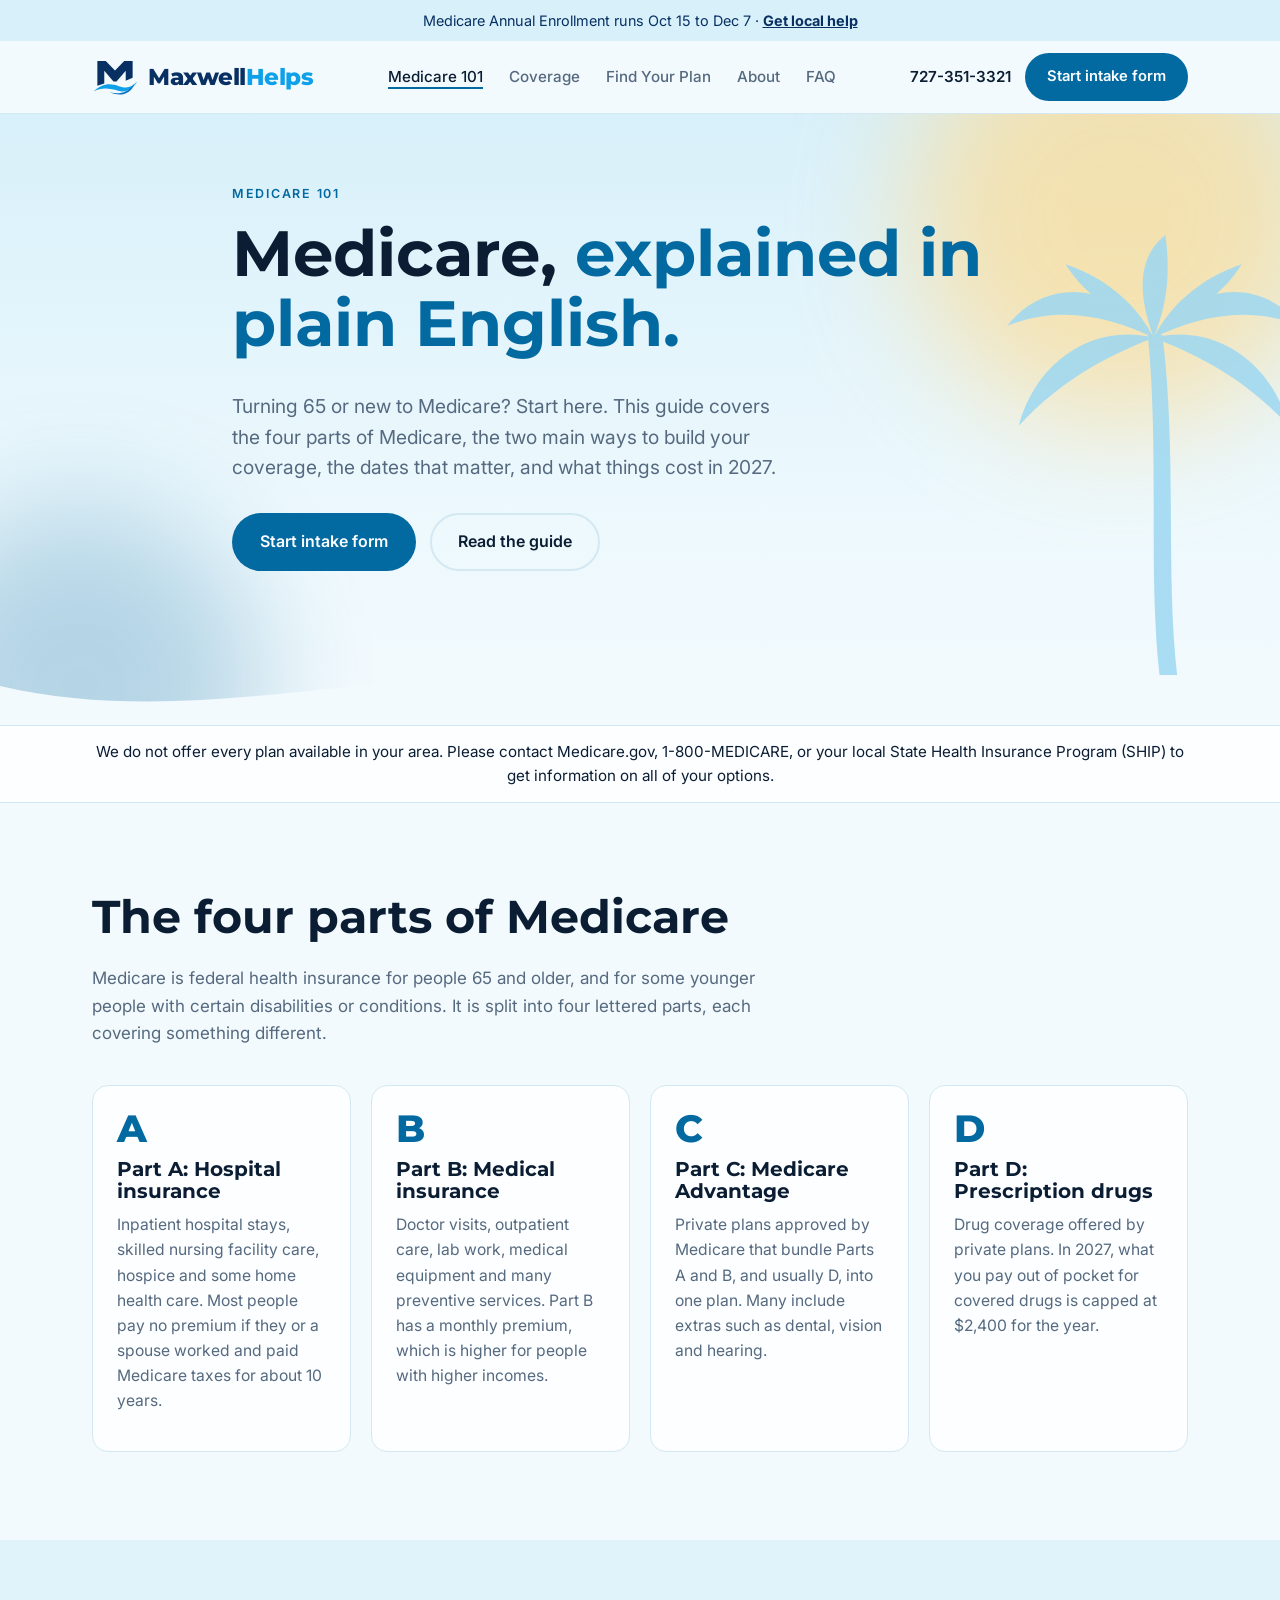
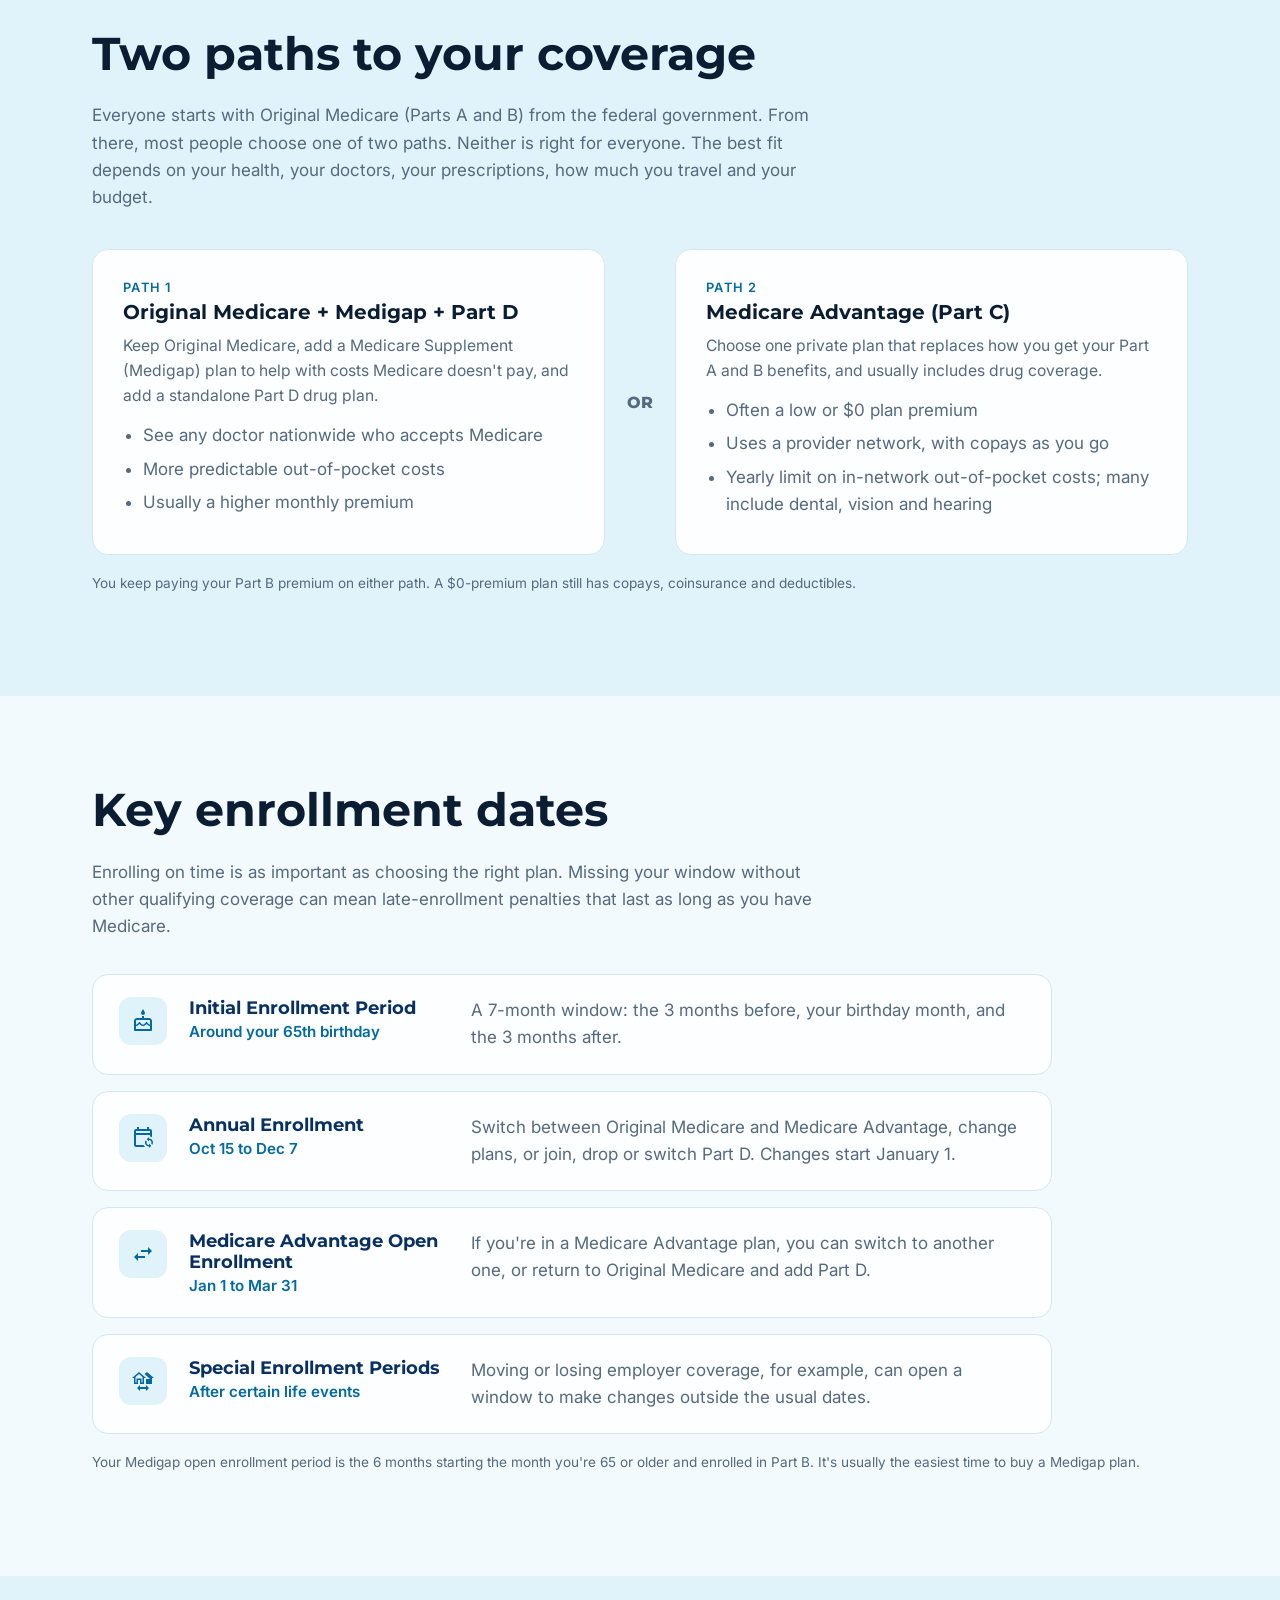
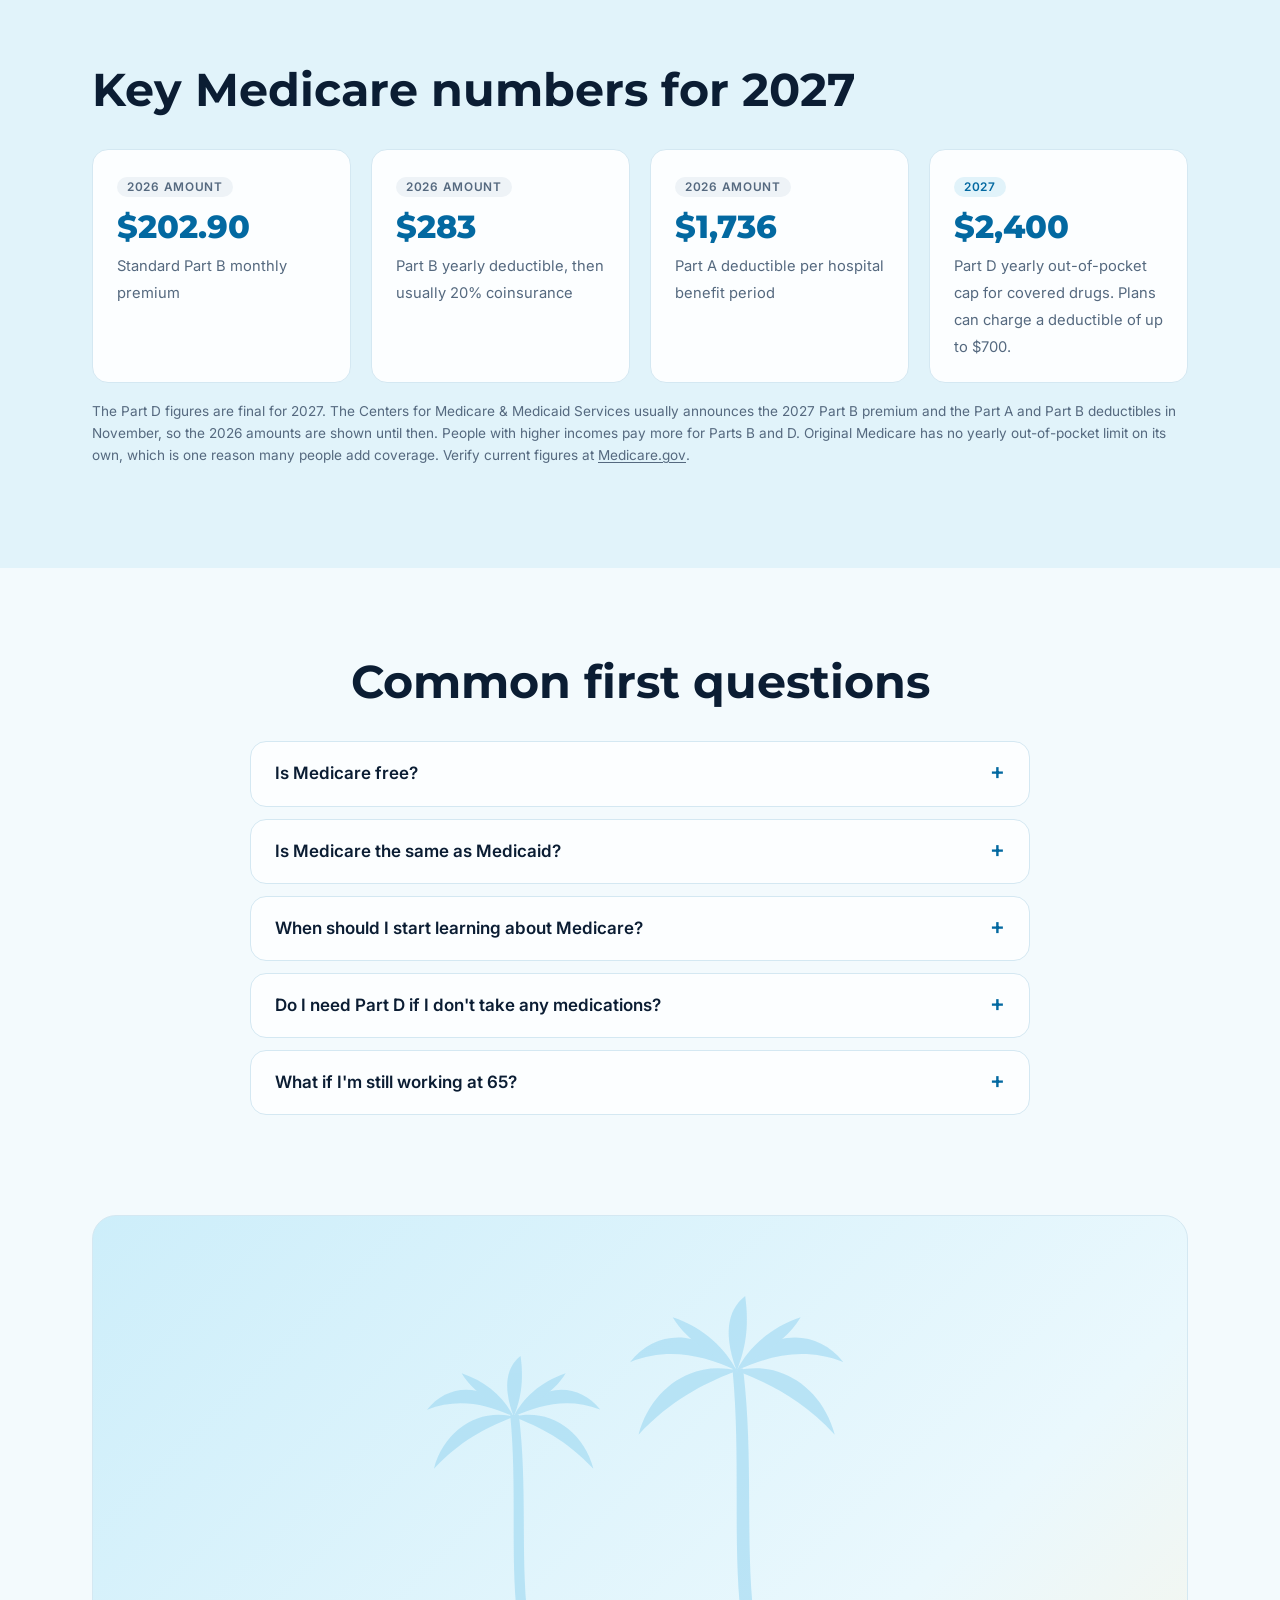
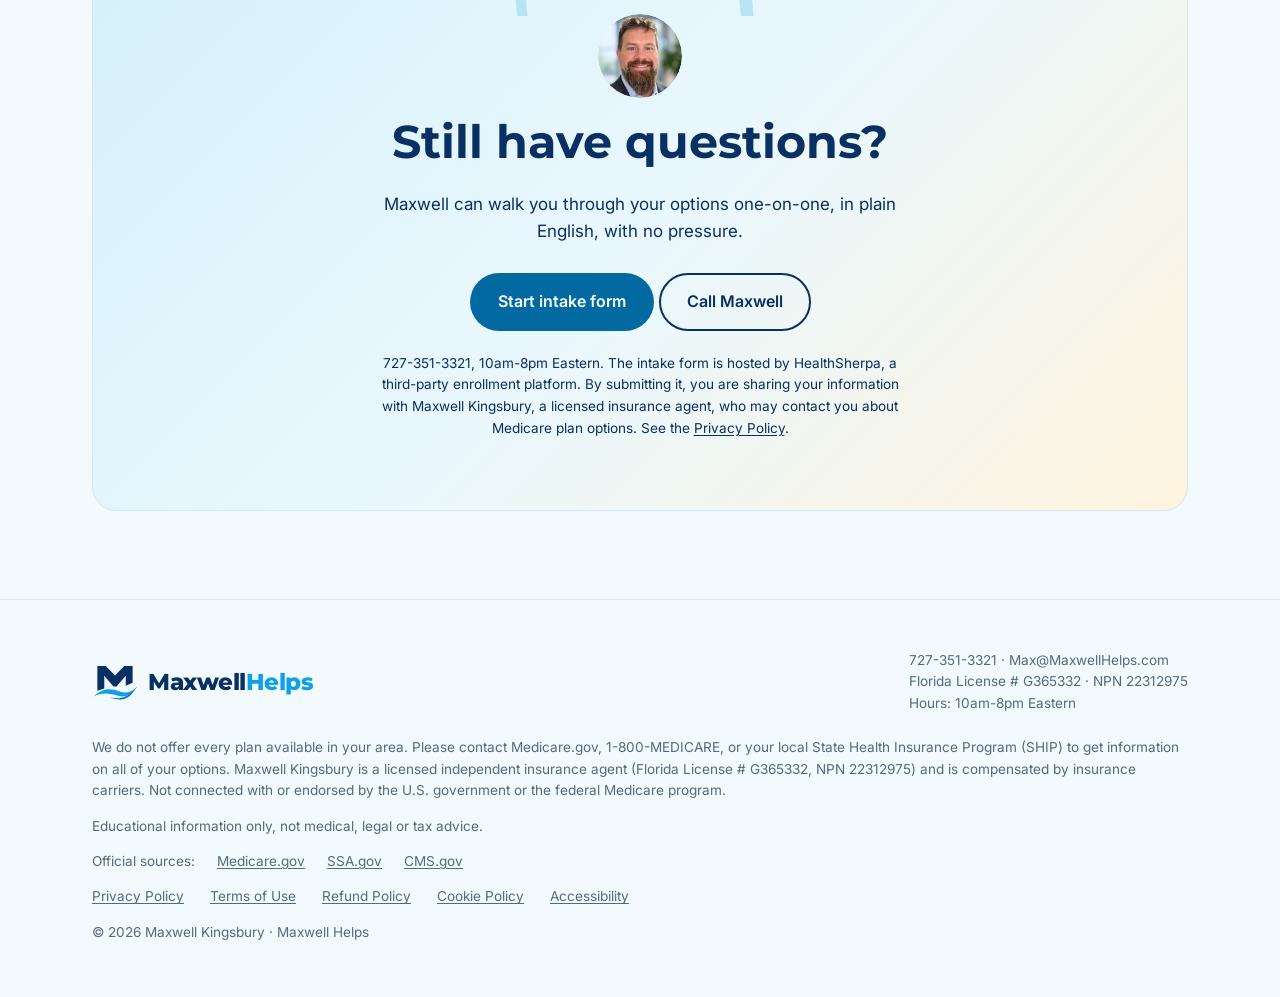
<file: medicare-101.html>
<!DOCTYPE html>
<html lang="en">
<head>
<meta charset="utf-8">
<script>document.documentElement.classList.add('js')</script>
<meta name="viewport" content="width=device-width, initial-scale=1, viewport-fit=cover">
<title>Medicare 101: A Plain-English Guide | Maxwell Helps</title>
<meta name="description" content="Medicare 101: the four parts of Medicare, your two coverage paths, key enrollment dates and 2027 costs, explained in plain English by Maxwell Helps.">
<link href="https://fonts.googleapis.com/css2?family=Montserrat:wght@600;700;800&family=Inter:wght@400;500;600&display=swap" rel="stylesheet">
<link rel="icon" href="favicon.ico" sizes="32x32">
<link rel="icon" href="favicon.svg" type="image/svg+xml">
<link rel="apple-touch-icon" href="apple-touch-icon.png">
<link rel="stylesheet" href="styles.css">
<link rel="stylesheet" href="photo.css">
<style>
.part{font:800 2.4rem Montserrat,system-ui,sans-serif;color:var(--brand-2);line-height:1;margin-bottom:10px}
.paths{display:grid;grid-template-columns:1fr auto 1fr;gap:22px;align-items:stretch;margin-top:38px}
.paths .or{align-self:center;font:800 1rem Montserrat,system-ui,sans-serif;color:var(--muted)}
.paths ul{margin:0;padding-left:20px;color:var(--muted)}.paths li{margin-bottom:6px}
.paths .card h3 small{display:block;font:600 .8rem Inter,system-ui,sans-serif;letter-spacing:.1em;text-transform:uppercase;color:var(--brand-2);margin-bottom:6px}
@media(max-width:800px){.paths{grid-template-columns:1fr}.paths .or{justify-self:center}}
.tl{margin-top:34px;max-width:960px;display:grid;gap:16px}
.tl .row{display:grid;grid-template-columns:48px 260px 1fr;gap:22px;align-items:start;background:var(--card);border:1px solid var(--line);border-radius:var(--r-md);padding:22px 26px;transition:transform .25s,box-shadow .25s}
.tl .row:hover{transform:translateY(-4px);box-shadow:0 24px 44px -24px rgba(var(--shadow),.35)}
.tl .ico{margin:0}
.tl b.when{display:block;font:700 1.1rem Montserrat,system-ui,sans-serif;color:var(--brand)}
.tl b.when span{display:block;font:600 .95rem Inter,system-ui,sans-serif;color:var(--brand-2);margin-top:4px}
.tl p{margin:0;color:var(--muted)}
@media(max-width:800px){.tl .row{grid-template-columns:48px 1fr;gap:6px 18px;padding:20px}.tl .row p{grid-column:2}}
.nums{display:grid;grid-template-columns:repeat(4,1fr);gap:20px;margin-top:34px}
.nums .stat{text-align:left;background:var(--card);border:1px solid var(--line);border-radius:var(--r-md);padding:22px 24px;transition:transform .25s,box-shadow .25s}
.nums .stat:hover{transform:translateY(-4px);box-shadow:0 24px 44px -24px rgba(var(--shadow),.35)}
.nums b{margin-bottom:6px}.nums b{display:block;font:800 2rem Montserrat,system-ui,sans-serif;color:var(--brand-2)}
.nums span{color:var(--muted);font-size:.92rem}
.nums .stat{min-width:0}
.yr{display:inline-block;font:600 .74rem Inter,system-ui,sans-serif;font-style:normal;letter-spacing:.06em;text-transform:uppercase;color:var(--brand-2);background:var(--soft);border-radius:999px;padding:3px 10px;margin-bottom:10px}
.yr.old{color:var(--muted);background:#eef3f7}
@media(max-width:940px){.nums{grid-template-columns:1fr 1fr}}
@media(max-width:600px){.nums{gap:12px;margin-top:24px}.nums b{font-size:1.5rem}.nums span{font-size:.85rem}.part{font-size:2rem}.paths,.tl{margin-top:26px;gap:14px}}
.note{font-size:.85rem;color:var(--muted);margin-top:18px}
.callout{margin-top:40px}
.callout a.btn{background:#fff;color:var(--brand)}
.ph-sm{position:relative;width:84px;height:84px;border-radius:50%;overflow:hidden;flex:none}
</style>
<!-- Meta Pixel Code -->
<script>
!function(f,b,e,v,n,t,s)
{if(f.fbq)return;n=f.fbq=function(){n.callMethod?
n.callMethod.apply(n,arguments):n.queue.push(arguments)};
if(!f._fbq)f._fbq=n;n.push=n;n.loaded=!0;n.version='2.0';
n.queue=[];t=b.createElement(e);t.async=!0;
t.src=v;s=b.getElementsByTagName(e)[0];
s.parentNode.insertBefore(t,s)}(window, document,'script',
'https://connect.facebook.net/en_US/fbevents.js');
fbq('set', 'autoConfig', false, '2256759738577487');
fbq('init', '2256759738577487');
fbq('track', 'PageView');
document.addEventListener('click', function (e) {
  var a = e.target.closest && e.target.closest('a[href*="healthsherpa.com/intake"]');
  if (a) fbq('track', 'Lead', {content_name: 'Start intake form'});
});
</script>
<noscript><img height="1" width="1" style="display:none" alt=""
src="https://www.facebook.com/tr?id=2256759738577487&ev=PageView&noscript=1"
/></noscript>
<!-- End Meta Pixel Code -->
</head>
<body><a class="skip" href="#main">Skip to main content</a><svg width="0" height="0" style="position:absolute"><symbol id="palm" viewBox="0 0 200 300"><g fill="currentColor"><path d="M96 68C104 150 96 230 104 300L116 300C108 230 116 150 106 68Z"/><path d="M100 70C70 30 25 30 0 62C35 48 68 55 100 70Z"/><path d="M100 70C130 30 175 30 200 62C165 48 132 55 100 70Z"/><path d="M100 70C60 60 20 85 8 130C40 96 70 82 100 70Z"/><path d="M100 70C140 60 180 85 192 130C160 96 130 82 100 70Z"/><path d="M100 70C85 30 95 10 108 0C112 30 108 50 100 70Z"/><path d="M100 70C80 55 55 45 40 20C70 30 90 50 100 70Z"/><path d="M100 70C120 55 145 45 160 20C130 30 110 50 100 70Z"/></g></symbol></svg>
<div class="banner">Medicare Annual Enrollment runs Oct 15 to Dec 7 · <a href="index.html#contact">Get local help</a></div>
<header><div class="wrap nav">
  <a class="logo" href="index.html" aria-label="Maxwell Helps"><svg class="mk" viewBox="0 0 120 92" aria-hidden="true"><path fill="#083063" d="M14 4h22l24 25 24-25h22v44l-18 8V30L64 58h-8L32 30v33l-18 6z"/><path fill="#0ea0e8" d="M4 84c22-22 44-22 66-14s34 2 48-12c-12 20-30 30-50 24S26 72 4 84z"/><path fill="#0a72c0" d="M46 86c24 6 46 2 64-22-6 22-30 36-64 22z"/></svg><span class="wm">Maxwell<b>Helps</b></span></a>
  <nav aria-label="Main"><ul><li><a href="medicare-101.html" aria-current="page">Medicare 101</a></li><li><a href="index.html#pillars">Coverage</a></li><li><a href="index.html#quiz">Find Your Plan</a></li><li><a href="index.html#about">About</a></li><li><a href="index.html#faq">FAQ</a></li></ul></nav>
  <div class="navr"><a class="tel" href="tel:+17273513321">727-351-3321</a><a class="btn p" href="https://medicare.healthsherpa.com/intake/maxwell-kingsbury" target="_blank" rel="noopener">Start intake form<span class="sr-only"> (opens in a new tab)</span></a><button class="menu-btn" type="button" aria-label="Open menu" aria-expanded="false" aria-controls="mnav"><span></span><span></span><span></span></button></div>
</div>
<div id="mnav" class="mnav" hidden><div class="wrap"><ul><li><a href="medicare-101.html" aria-current="page">Medicare 101</a></li><li><a href="index.html#pillars">Coverage</a></li><li><a href="index.html#quiz">Find Your Plan</a></li><li><a href="index.html#about">About</a></li><li><a href="index.html#faq">FAQ</a></li></ul><a class="btn p" href="https://medicare.healthsherpa.com/intake/maxwell-kingsbury" target="_blank" rel="noopener">Start intake form<span class="sr-only"> (opens in a new tab)</span></a></div></div></header>

<main id="main">
<section class="hero sm"><div class="blob b1"></div><div class="blob b2"></div><svg class="palm pa" viewBox="0 0 200 300" aria-hidden="true"><use href="#palm"/></svg>
<div class="wrap"><div>
  <span class="eyebrow">Medicare 101</span>
  <h1>Medicare, <span>explained in plain English.</span></h1>
  <p class="lead">Turning 65 or new to Medicare? Start here. This guide covers the four parts of Medicare, the two main ways to build your coverage, the dates that matter, and what things cost in 2027.</p>
  <div class="cta"><a class="btn p" href="https://medicare.healthsherpa.com/intake/maxwell-kingsbury" target="_blank" rel="noopener">Start intake form<span class="sr-only"> (opens in a new tab)</span></a><a class="btn g" href="#parts">Read the guide</a></div>
</div></div><svg class="wave" viewBox="0 0 1440 80" preserveAspectRatio="none" aria-hidden="true"><path d="M0 40C240 90 480 0 720 40S1200 80 1440 30V80H0Z"/></svg></section>

<div class="tpmo"><div class="wrap">We do not offer every plan available in your area. Please contact Medicare.gov, 1-800-MEDICARE, or your local State Health Insurance Program (SHIP) to get information on all of your options.</div></div>

<section id="parts"><div class="wrap">
  <h2 class="rv">The four parts of Medicare</h2>
  <p class="rv" style="color:var(--muted);max-width:720px">Medicare is federal health insurance for people 65 and older, and for some younger people with certain disabilities or conditions. It is split into four lettered parts, each covering something different.</p>
  <div class="grid4">
    <div class="card rv"><div class="part" aria-hidden="true">A</div><h3>Part A: Hospital insurance</h3><p>Inpatient hospital stays, skilled nursing facility care, hospice and some home health care. Most people pay no premium if they or a spouse worked and paid Medicare taxes for about 10 years.</p></div>
    <div class="card rv"><div class="part" aria-hidden="true">B</div><h3>Part B: Medical insurance</h3><p>Doctor visits, outpatient care, lab work, medical equipment and many preventive services. Part B has a monthly premium, which is higher for people with higher incomes.</p></div>
    <div class="card rv"><div class="part" aria-hidden="true">C</div><h3>Part C: Medicare Advantage</h3><p>Private plans approved by Medicare that bundle Parts A and B, and usually D, into one plan. Many include extras such as dental, vision and hearing.</p></div>
    <div class="card rv"><div class="part" aria-hidden="true">D</div><h3>Part D: Prescription drugs</h3><p>Drug coverage offered by private plans. In 2027, what you pay out of pocket for covered drugs is capped at $2,400 for the year.</p></div>
  </div>
</div></section>

<section id="paths" style="background:var(--soft)"><div class="wrap">
  <h2 class="rv">Two paths to your coverage</h2>
  <p class="rv" style="color:var(--muted);max-width:720px">Everyone starts with Original Medicare (Parts A and B) from the federal government. From there, most people choose one of two paths. Neither is right for everyone. The best fit depends on your health, your doctors, your prescriptions, how much you travel and your budget.</p>
  <div class="paths">
    <div class="card rv"><h3><small>Path 1</small>Original Medicare + Medigap + Part D</h3><p>Keep Original Medicare, add a Medicare Supplement (Medigap) plan to help with costs Medicare doesn't pay, and add a standalone Part D drug plan.</p><ul><li>See any doctor nationwide who accepts Medicare</li><li>More predictable out-of-pocket costs</li><li>Usually a higher monthly premium</li></ul></div>
    <div class="or rv" aria-hidden="true">OR</div>
    <div class="card rv"><h3><small>Path 2</small>Medicare Advantage (Part C)</h3><p>Choose one private plan that replaces how you get your Part A and B benefits, and usually includes drug coverage.</p><ul><li>Often a low or $0 plan premium</li><li>Uses a provider network, with copays as you go</li><li>Yearly limit on in-network out-of-pocket costs; many include dental, vision and hearing</li></ul></div>
  </div>
  <p class="note rv">You keep paying your Part B premium on either path. A $0-premium plan still has copays, coinsurance and deductibles.</p>
</div></section>

<section id="dates"><div class="wrap">
  <h2 class="rv">Key enrollment dates</h2>
  <p class="rv" style="color:var(--muted);max-width:720px">Enrolling on time is as important as choosing the right plan. Missing your window without other qualifying coverage can mean late-enrollment penalties that last as long as you have Medicare.</p>
  <div class="tl">
    <div class="row rv"><div class="ico" aria-hidden="true"><svg class="i" viewBox="0 0 24 24" aria-hidden="true" focusable="false"><path fill="currentColor" d="M12 6a2 2 0 0 0 2-2c0-.38-.1-.73-.29-1.03L12 0l-1.71 2.97c-.19.3-.29.65-.29 1.03 0 1.1.9 2 2 2m6 3h-5V7h-2v2H6c-1.66 0-3 1.34-3 3v9c0 .55.45 1 1 1h16c.55 0 1-.45 1-1v-9c0-1.66-1.34-3-3-3m1 11H5v-3c.9 0 1.76-.37 2.4-1l1.1-1.08L9.56 16c1.31 1.3 3.590 1.29 4.89 0l1.08-1.08L16.6 16c.64.63 1.5 1 2.4 1zm0-4.5c-.5 0-1-.2-1.35-.57L15.5 12.8l-2.12 2.13c-.74.74-2.03.74-2.77 0L8.5 12.8l-2.16 2.13c-.34.36-.84.57-1.34.57V12c0-.55.45-1 1-1h12c.55 0 1 .45 1 1z"/></svg></div><b class="when">Initial Enrollment Period<span>Around your 65th birthday</span></b><p>A 7-month window: the 3 months before, your birthday month, and the 3 months after.</p></div>
    <div class="row rv"><div class="ico" aria-hidden="true"><svg class="i" viewBox="0 0 24 24" aria-hidden="true" focusable="false"><path fill="currentColor" d="M18 11v1.5c3.19 0 5.09 3.55 3.33 6.21l-1.09-1.09C21.06 15.96 19.850 14 18 14v1.5l-2.25-2.25zm0 11v-1.5c-3.19 0-5.09-3.55-3.33-6.21l1.09 1.09C14.94 17.04 16.15 19 18 19v-1.5l2.25 2.25zm1-19h-1V1h-2v2H8V1H6v2H5a2 2 0 0 0-2 2v14a2 2 0 0 0 2 2h9a5.9 5.9 0 0 1-1.5-2H5V9h14v1.59c.71.11 1.39.35 2 .72V5a2 2 0 0 0-2-2m0 4H5V5h14"/></svg></div><b class="when">Annual Enrollment<span>Oct 15 to Dec 7</span></b><p>Switch between Original Medicare and Medicare Advantage, change plans, or join, drop or switch Part D. Changes start January 1.</p></div>
    <div class="row rv"><div class="ico" aria-hidden="true"><svg class="i" viewBox="0 0 24 24" aria-hidden="true" focusable="false"><path fill="currentColor" d="m21 9-4-4v3h-7v2h7v3M7 11l-4 4 4 4v-3h7v-2H7z"/></svg></div><b class="when">Medicare Advantage Open Enrollment<span>Jan 1 to Mar 31</span></b><p>If you're in a Medicare Advantage plan, you can switch to another one, or return to Original Medicare and add Part D.</p></div>
    <div class="row rv"><div class="ico" aria-hidden="true"><svg class="i" viewBox="0 0 24 24" aria-hidden="true" focusable="false"><path fill="currentColor" d="M8 3 1 9h2v6h4v-4h2v4h4V9h2zm3.5 6v4.5h-1v-4h-5v4h-1V8L8 5l3.5 3zM9 16v2h6v-2l3 3-3 3v-2H9v2l-3-3zm14-7h-2v6h-6v-5h4l-5.46-4.89L16 3z"/></svg></div><b class="when">Special Enrollment Periods<span>After certain life events</span></b><p>Moving or losing employer coverage, for example, can open a window to make changes outside the usual dates.</p></div>
  </div>
  <p class="note rv">Your Medigap open enrollment period is the 6 months starting the month you're 65 or older and enrolled in Part B. It's usually the easiest time to buy a Medigap plan.</p>
</div></section>

<section id="costs" style="background:var(--soft)"><div class="wrap">
  <h2 class="rv">Key Medicare numbers for 2027</h2>
  <div class="nums">
    <div class="stat rv"><i class="yr old">2026 amount</i><b>$202.90</b><span>Standard Part B monthly premium</span></div>
    <div class="stat rv"><i class="yr old">2026 amount</i><b>$283</b><span>Part B yearly deductible, then usually 20% coinsurance</span></div>
    <div class="stat rv"><i class="yr old">2026 amount</i><b>$1,736</b><span>Part A deductible per hospital benefit period</span></div>
    <div class="stat rv"><i class="yr">2027</i><b>$2,400</b><span>Part D yearly out-of-pocket cap for covered drugs. Plans can charge a deductible of up to $700.</span></div>
  </div>
  <p class="note rv">The Part D figures are final for 2027. The Centers for Medicare &amp; Medicaid Services usually announces the 2027 Part B premium and the Part A and Part B deductibles in November, so the 2026 amounts are shown until then. People with higher incomes pay more for Parts B and D. Original Medicare has no yearly out-of-pocket limit on its own, which is one reason many people add coverage. Verify current figures at <a href="https://www.medicare.gov/" target="_blank" rel="noopener">Medicare.gov<span class="sr-only"> (opens in a new tab)</span></a>.</p>
</div></section>

<section id="faq"><div class="wrap">
  <div style="text-align:center"><h2>Common first questions</h2></div>
  <div class="faq">
    <details><summary>Is Medicare free?</summary><p>Not entirely. Part A is premium-free for most people, but Part B has a monthly premium, and Part D and Medicare Advantage premiums vary by plan. Even a $0-premium plan has copays and deductibles.</p></details>
    <details><summary>Is Medicare the same as Medicaid?</summary><p>No. Medicare is federal insurance based mainly on age or disability, regardless of income. Medicaid is a state and federal program for people with limited income and resources. Some people qualify for both.</p></details>
    <details><summary>When should I start learning about Medicare?</summary><p>About six months before you turn 65. That gives you time to understand your options before your Initial Enrollment Period opens.</p></details>
    <details><summary>Do I need Part D if I don't take any medications?</summary><p>If you don't have other creditable drug coverage, enrolling when you're first eligible helps you avoid a Part D late-enrollment penalty, which is added to your premium for as long as you have drug coverage.</p></details>
    <details><summary>What if I'm still working at 65?</summary><p>It depends on your employer coverage and the size of your employer. Some people can delay Part B without a penalty. Talk with us or your benefits administrator before you decide.</p></details>
  </div>
</div></section>

<section id="contact" style="padding-top:0"><div class="wrap"><div class="final rv"><svg class="palm pc" viewBox="0 0 200 300" aria-hidden="true"><use href="#palm"/></svg><svg class="palm pd" viewBox="0 0 200 300" aria-hidden="true"><use href="#palm"/></svg>
  <div class="ph-sm" style="margin:0 auto 18px"><div class="ph" role="img" aria-label="Maxwell Kingsbury, insurance advisor"></div></div>
  <h2>Still have questions?</h2><p>Maxwell can walk you through your options one-on-one, in plain English, with no pressure.</p>
  <a class="btn p" href="https://medicare.healthsherpa.com/intake/maxwell-kingsbury" target="_blank" rel="noopener">Start intake form<span class="sr-only"> (opens in a new tab)</span></a> <a class="btn g" style="color:var(--brand);border-color:var(--brand)" href="tel:+17273513321">Call Maxwell</a><p style="font-size:.85rem;margin:22px auto 0">727-351-3321, 10am-8pm Eastern. The intake form is hosted by HealthSherpa, a third-party enrollment platform. By submitting it, you are sharing your information with Maxwell Kingsbury, a licensed insurance agent, who may contact you about Medicare plan options. See the <a href="privacy.html">Privacy Policy</a>.</p>
</div></div></section>
</main>

<footer><div class="wrap">
  <div class="row"><a class="logo" href="index.html" aria-label="Maxwell Helps"><svg class="mk" viewBox="0 0 120 92" aria-hidden="true"><path fill="#083063" d="M14 4h22l24 25 24-25h22v44l-18 8V30L64 58h-8L32 30v33l-18 6z"/><path fill="#0ea0e8" d="M4 84c22-22 44-22 66-14s34 2 48-12c-12 20-30 30-50 24S26 72 4 84z"/><path fill="#0a72c0" d="M46 86c24 6 46 2 64-22-6 22-30 36-64 22z"/></svg><span class="wm">Maxwell<b>Helps</b></span></a><div>727-351-3321 · <a href="mailto:Max@MaxwellHelps.com">Max@MaxwellHelps.com</a><br>Florida License # G365332 · NPN 22312975<br>Hours: 10am-8pm Eastern</div></div>
  <p>We do not offer every plan available in your area. Please contact Medicare.gov, 1-800-MEDICARE, or your local State Health Insurance Program (SHIP) to get information on all of your options. Maxwell Kingsbury is a licensed independent insurance agent (Florida License # G365332, NPN 22312975) and is compensated by insurance carriers. Not connected with or endorsed by the U.S. government or the federal Medicare program.</p>
  <p>Educational information only, not medical, legal or tax advice.</p>
  <p class="src-links">Official sources: <a href="https://www.medicare.gov/" target="_blank" rel="noopener">Medicare.gov<span class="sr-only"> (opens in a new tab)</span></a><a href="https://www.ssa.gov/medicare/" target="_blank" rel="noopener">SSA.gov<span class="sr-only"> (opens in a new tab)</span></a><a href="https://www.cms.gov/" target="_blank" rel="noopener">CMS.gov<span class="sr-only"> (opens in a new tab)</span></a></p>
  <p class="legal-links"><a href="privacy.html">Privacy Policy</a><a href="terms.html">Terms of Use</a><a href="terms.html#refunds">Refund Policy</a><a href="cookies.html">Cookie Policy</a><a href="terms.html#accessibility">Accessibility</a></p>
  <p>© 2026 Maxwell Kingsbury · Maxwell Helps</p>
</div></footer>
<div class="mbar"><a class="call" href="tel:+17273513321">Call Maxwell</a><a class="go" href="https://medicare.healthsherpa.com/intake/maxwell-kingsbury" target="_blank" rel="noopener">Start intake form<span class="sr-only"> (opens in a new tab)</span></a></div>

<script>
(function(){
  var mb=document.querySelector('.menu-btn'),mn=document.getElementById('mnav');
  function setM(o){mb.setAttribute('aria-expanded',o);mb.setAttribute('aria-label',o?'Close menu':'Open menu');mn.hidden=!o}
  mb.onclick=function(){setM(mb.getAttribute('aria-expanded')!=='true')};
  mn.querySelectorAll('a').forEach(function(a){a.addEventListener('click',function(){setM(false)})});
  document.addEventListener('keydown',function(e){if(e.key==='Escape'&&!mn.hidden){setM(false);mb.focus()}});
  var io=new IntersectionObserver(function(e){e.forEach(function(x){if(x.isIntersecting){x.target.classList.add('in');io.unobserve(x.target)}})},{threshold:.12});
  document.querySelectorAll('.rv').forEach(function(el){io.observe(el)});
})();
</script>
</body>
</html>
</file>
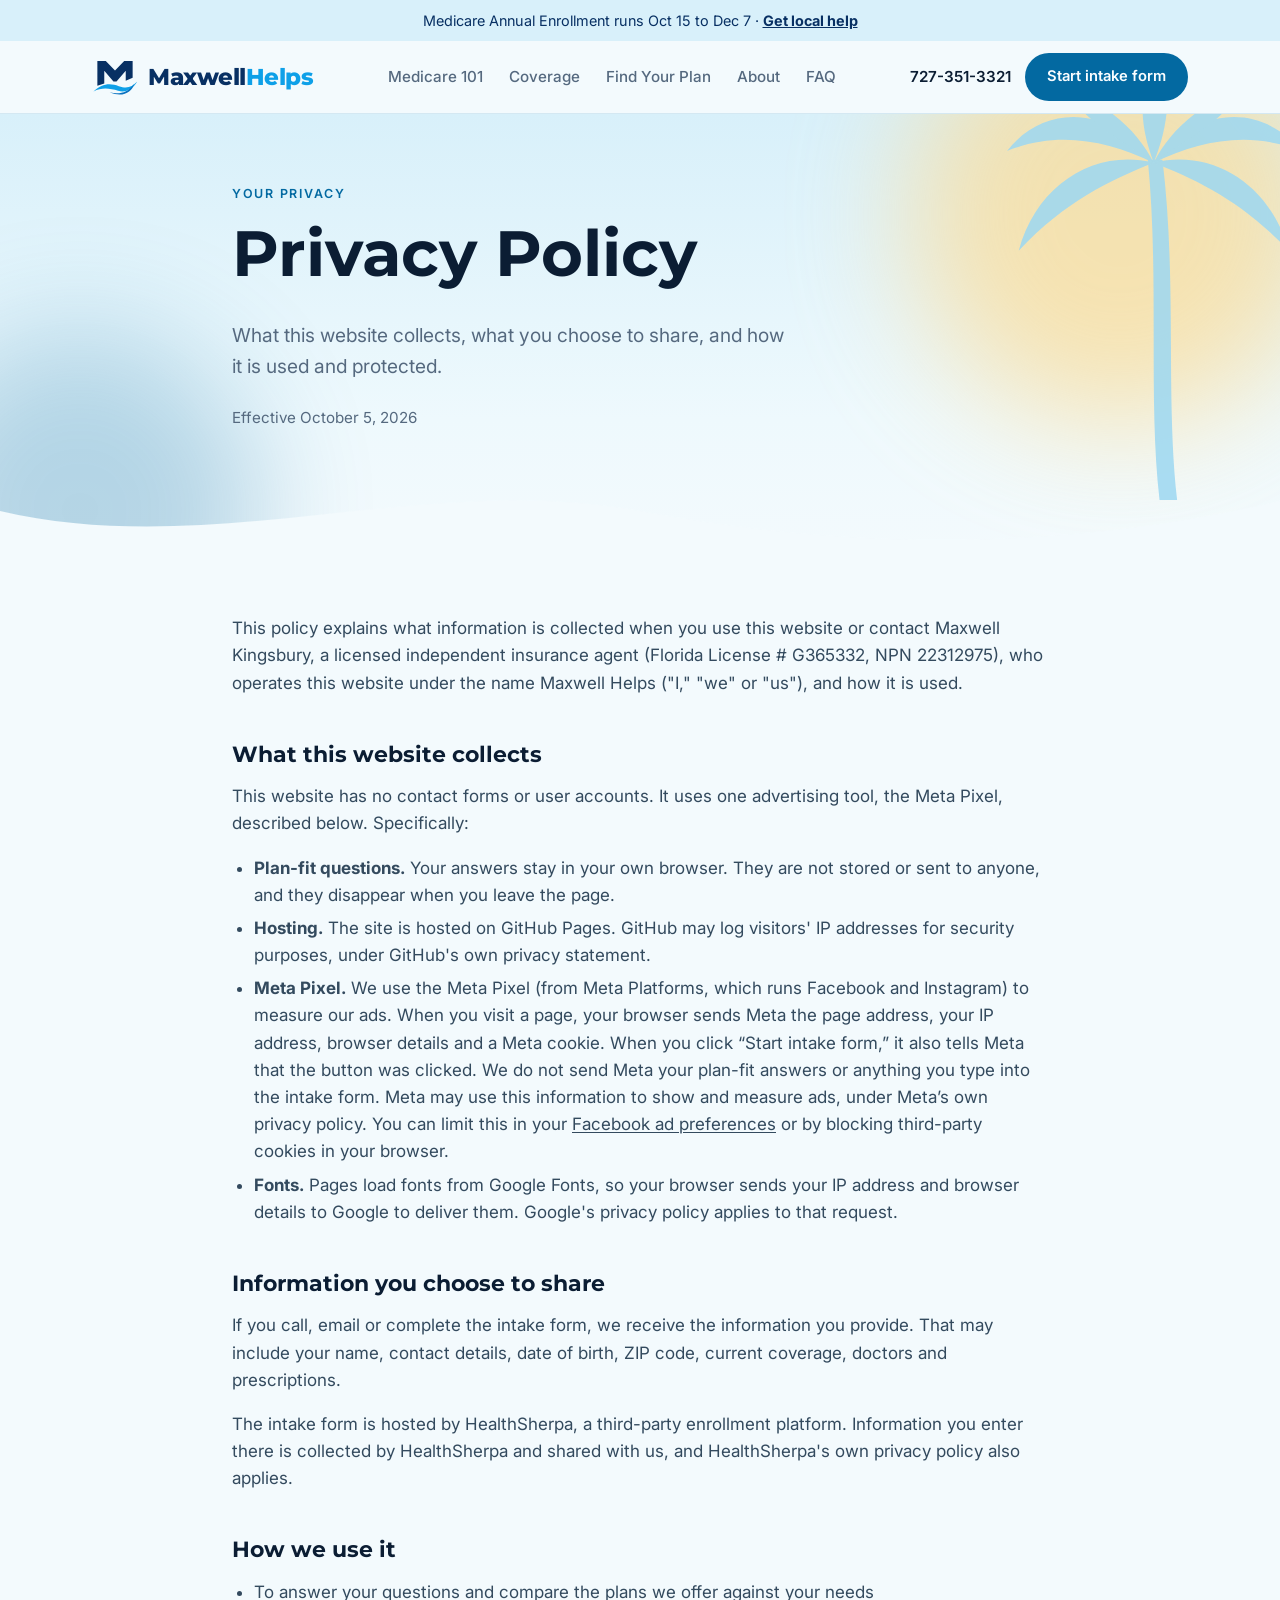
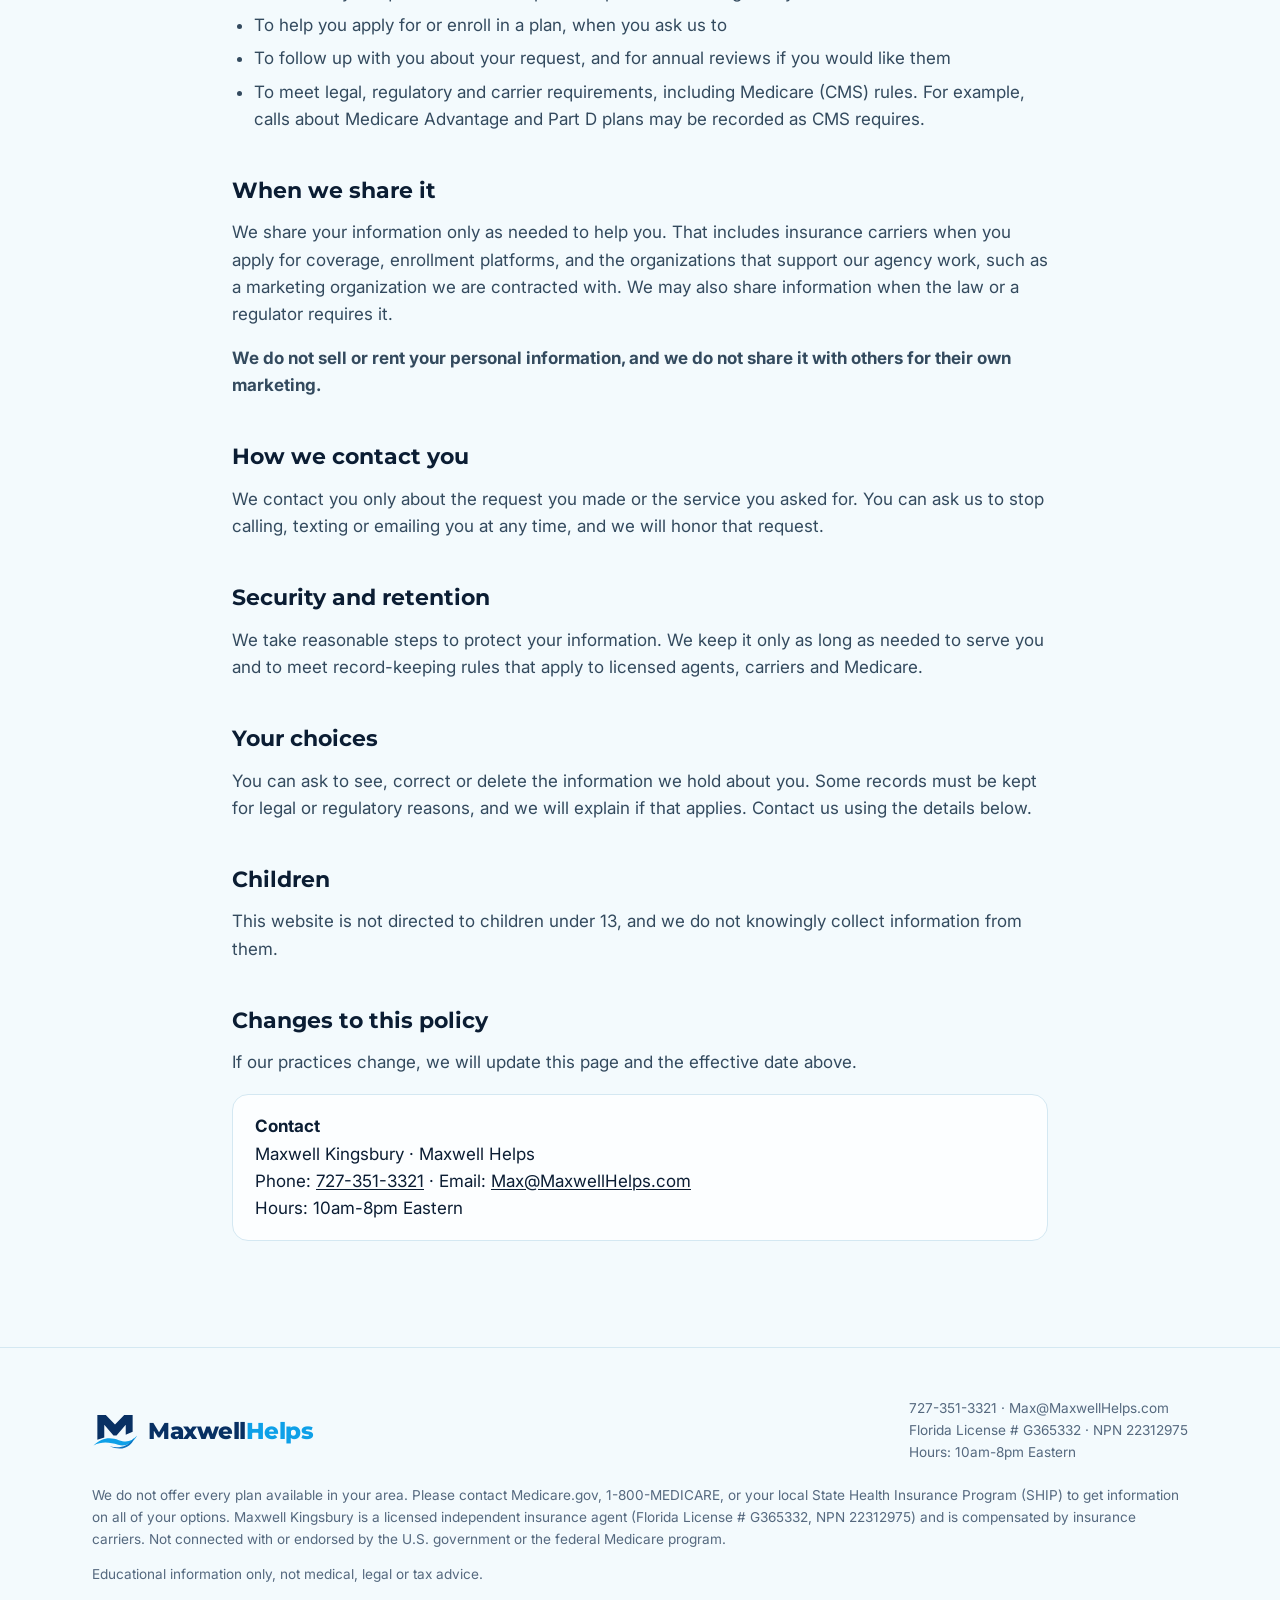
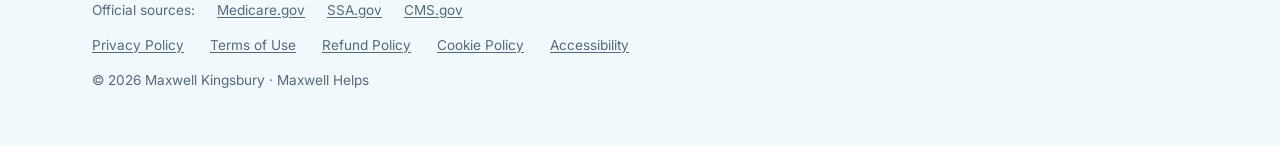
<file: privacy.html>
<!DOCTYPE html>
<html lang="en">
<head>
<meta charset="utf-8">
<script>document.documentElement.classList.add('js')</script>
<meta name="viewport" content="width=device-width, initial-scale=1, viewport-fit=cover">
<title>Privacy Policy | Maxwell Helps</title>
<meta name="description" content="How Maxwell Helps handles your information.">
<link href="https://fonts.googleapis.com/css2?family=Montserrat:wght@600;700;800&family=Inter:wght@400;500;600&display=swap" rel="stylesheet">
<link rel="icon" href="favicon.ico" sizes="32x32">
<link rel="icon" href="favicon.svg" type="image/svg+xml">
<link rel="apple-touch-icon" href="apple-touch-icon.png">
<link rel="stylesheet" href="styles.css">
<!-- Meta Pixel Code -->
<script>
!function(f,b,e,v,n,t,s)
{if(f.fbq)return;n=f.fbq=function(){n.callMethod?
n.callMethod.apply(n,arguments):n.queue.push(arguments)};
if(!f._fbq)f._fbq=n;n.push=n;n.loaded=!0;n.version='2.0';
n.queue=[];t=b.createElement(e);t.async=!0;
t.src=v;s=b.getElementsByTagName(e)[0];
s.parentNode.insertBefore(t,s)}(window, document,'script',
'https://connect.facebook.net/en_US/fbevents.js');
fbq('set', 'autoConfig', false, '2256759738577487');
fbq('init', '2256759738577487');
fbq('track', 'PageView');
document.addEventListener('click', function (e) {
  var a = e.target.closest && e.target.closest('a[href*="healthsherpa.com/intake"]');
  if (a) fbq('track', 'Lead', {content_name: 'Start intake form'});
});
</script>
<noscript><img height="1" width="1" style="display:none" alt=""
src="https://www.facebook.com/tr?id=2256759738577487&ev=PageView&noscript=1"
/></noscript>
<!-- End Meta Pixel Code -->
</head>
<body><a class="skip" href="#main">Skip to main content</a><svg width="0" height="0" style="position:absolute"><symbol id="palm" viewBox="0 0 200 300"><g fill="currentColor"><path d="M96 68C104 150 96 230 104 300L116 300C108 230 116 150 106 68Z"/><path d="M100 70C70 30 25 30 0 62C35 48 68 55 100 70Z"/><path d="M100 70C130 30 175 30 200 62C165 48 132 55 100 70Z"/><path d="M100 70C60 60 20 85 8 130C40 96 70 82 100 70Z"/><path d="M100 70C140 60 180 85 192 130C160 96 130 82 100 70Z"/><path d="M100 70C85 30 95 10 108 0C112 30 108 50 100 70Z"/><path d="M100 70C80 55 55 45 40 20C70 30 90 50 100 70Z"/><path d="M100 70C120 55 145 45 160 20C130 30 110 50 100 70Z"/></g></symbol></svg>
<div class="banner">Medicare Annual Enrollment runs Oct 15 to Dec 7 · <a href="index.html#contact">Get local help</a></div>
<header><div class="wrap nav">
  <a class="logo" href="index.html" aria-label="Maxwell Helps"><svg class="mk" viewBox="0 0 120 92" aria-hidden="true"><path fill="#083063" d="M14 4h22l24 25 24-25h22v44l-18 8V30L64 58h-8L32 30v33l-18 6z"/><path fill="#0ea0e8" d="M4 84c22-22 44-22 66-14s34 2 48-12c-12 20-30 30-50 24S26 72 4 84z"/><path fill="#0a72c0" d="M46 86c24 6 46 2 64-22-6 22-30 36-64 22z"/></svg><span class="wm">Maxwell<b>Helps</b></span></a>
  <nav aria-label="Main"><ul><li><a href="medicare-101.html">Medicare 101</a></li><li><a href="index.html#pillars">Coverage</a></li><li><a href="index.html#quiz">Find Your Plan</a></li><li><a href="index.html#about">About</a></li><li><a href="index.html#faq">FAQ</a></li></ul></nav>
  <div class="navr"><a class="tel" href="tel:+17273513321">727-351-3321</a><a class="btn p" href="https://medicare.healthsherpa.com/intake/maxwell-kingsbury" target="_blank" rel="noopener">Start intake form<span class="sr-only"> (opens in a new tab)</span></a><button class="menu-btn" type="button" aria-label="Open menu" aria-expanded="false" aria-controls="mnav"><span></span><span></span><span></span></button></div>
</div>
<div id="mnav" class="mnav" hidden><div class="wrap"><ul><li><a href="medicare-101.html">Medicare 101</a></li><li><a href="index.html#pillars">Coverage</a></li><li><a href="index.html#quiz">Find Your Plan</a></li><li><a href="index.html#about">About</a></li><li><a href="index.html#faq">FAQ</a></li></ul><a class="btn p" href="https://medicare.healthsherpa.com/intake/maxwell-kingsbury" target="_blank" rel="noopener">Start intake form<span class="sr-only"> (opens in a new tab)</span></a></div></div></header>

<main id="main">
<section class="hero sm"><div class="blob b1"></div><div class="blob b2"></div><svg class="palm pa" viewBox="0 0 200 300" aria-hidden="true"><use href="#palm"/></svg>
<div class="wrap"><div>
  <span class="eyebrow">Your privacy</span>
  <h1>Privacy Policy</h1>
  <p class="lead">What this website collects, what you choose to share, and how it is used and protected.</p>
  <p class="updated">Effective October 5, 2026</p>
</div></div><svg class="wave" viewBox="0 0 1440 80" preserveAspectRatio="none" aria-hidden="true"><path d="M0 40C240 90 480 0 720 40S1200 80 1440 30V80H0Z"/></svg></section>

<section class="legal-body"><div class="wrap legal">
<p>This policy explains what information is collected when you use this website or contact Maxwell Kingsbury, a licensed independent insurance agent (Florida License # G365332, NPN 22312975), who operates this website under the name Maxwell Helps ("I," "we" or "us"), and how it is used.</p>
<h2>What this website collects</h2>
<p>This website has no contact forms or user accounts. It uses one advertising tool, the Meta Pixel, described below. Specifically:</p>
<ul>
<li><strong>Plan-fit questions.</strong> Your answers stay in your own browser. They are not stored or sent to anyone, and they disappear when you leave the page.</li>
<li><strong>Hosting.</strong> The site is hosted on GitHub Pages. GitHub may log visitors' IP addresses for security purposes, under GitHub's own privacy statement.</li>
<li><strong>Meta Pixel.</strong> We use the Meta Pixel (from Meta Platforms, which runs Facebook and Instagram) to measure our ads. When you visit a page, your browser sends Meta the page address, your IP address, browser details and a Meta cookie. When you click &ldquo;Start intake form,&rdquo; it also tells Meta that the button was clicked. We do not send Meta your plan-fit answers or anything you type into the intake form. Meta may use this information to show and measure ads, under Meta&rsquo;s own privacy policy. You can limit this in your <a href="https://www.facebook.com/adpreferences/ad_settings" target="_blank" rel="noopener">Facebook ad preferences</a> or by blocking third-party cookies in your browser.</li>
<li><strong>Fonts.</strong> Pages load fonts from Google Fonts, so your browser sends your IP address and browser details to Google to deliver them. Google's privacy policy applies to that request.</li>
</ul>
<h2>Information you choose to share</h2>
<p>If you call, email or complete the intake form, we receive the information you provide. That may include your name, contact details, date of birth, ZIP code, current coverage, doctors and prescriptions.</p>
<p>The intake form is hosted by HealthSherpa, a third-party enrollment platform. Information you enter there is collected by HealthSherpa and shared with us, and HealthSherpa's own privacy policy also applies.</p>
<h2>How we use it</h2>
<ul>
<li>To answer your questions and compare the plans we offer against your needs</li>
<li>To help you apply for or enroll in a plan, when you ask us to</li>
<li>To follow up with you about your request, and for annual reviews if you would like them</li>
<li>To meet legal, regulatory and carrier requirements, including Medicare (CMS) rules. For example, calls about Medicare Advantage and Part D plans may be recorded as CMS requires.</li>
</ul>
<h2>When we share it</h2>
<p>We share your information only as needed to help you. That includes insurance carriers when you apply for coverage, enrollment platforms, and the organizations that support our agency work, such as a marketing organization we are contracted with. We may also share information when the law or a regulator requires it.</p>
<p><strong>We do not sell or rent your personal information, and we do not share it with others for their own marketing.</strong></p>
<h2>How we contact you</h2>
<p>We contact you only about the request you made or the service you asked for. You can ask us to stop calling, texting or emailing you at any time, and we will honor that request.</p>
<h2>Security and retention</h2>
<p>We take reasonable steps to protect your information. We keep it only as long as needed to serve you and to meet record-keeping rules that apply to licensed agents, carriers and Medicare.</p>
<h2>Your choices</h2>
<p>You can ask to see, correct or delete the information we hold about you. Some records must be kept for legal or regulatory reasons, and we will explain if that applies. Contact us using the details below.</p>
<h2>Children</h2>
<p>This website is not directed to children under 13, and we do not knowingly collect information from them.</p>
<h2>Changes to this policy</h2>
<p>If our practices change, we will update this page and the effective date above.</p>
<div class="box"><strong>Contact</strong><br>Maxwell Kingsbury · Maxwell Helps<br>Phone: <a href="tel:+17273513321">727-351-3321</a> · Email: <a href="mailto:Max@MaxwellHelps.com">Max@MaxwellHelps.com</a><br>Hours: 10am-8pm Eastern</div>
</div></section>
</main>

<footer><div class="wrap">
  <div class="row"><a class="logo" href="index.html" aria-label="Maxwell Helps"><svg class="mk" viewBox="0 0 120 92" aria-hidden="true"><path fill="#083063" d="M14 4h22l24 25 24-25h22v44l-18 8V30L64 58h-8L32 30v33l-18 6z"/><path fill="#0ea0e8" d="M4 84c22-22 44-22 66-14s34 2 48-12c-12 20-30 30-50 24S26 72 4 84z"/><path fill="#0a72c0" d="M46 86c24 6 46 2 64-22-6 22-30 36-64 22z"/></svg><span class="wm">Maxwell<b>Helps</b></span></a><div>727-351-3321 · <a href="mailto:Max@MaxwellHelps.com">Max@MaxwellHelps.com</a><br>Florida License # G365332 · NPN 22312975<br>Hours: 10am-8pm Eastern</div></div>
  <p>We do not offer every plan available in your area. Please contact Medicare.gov, 1-800-MEDICARE, or your local State Health Insurance Program (SHIP) to get information on all of your options. Maxwell Kingsbury is a licensed independent insurance agent (Florida License # G365332, NPN 22312975) and is compensated by insurance carriers. Not connected with or endorsed by the U.S. government or the federal Medicare program.</p>
  <p>Educational information only, not medical, legal or tax advice.</p>
  <p class="src-links">Official sources: <a href="https://www.medicare.gov/" target="_blank" rel="noopener">Medicare.gov<span class="sr-only"> (opens in a new tab)</span></a><a href="https://www.ssa.gov/medicare/" target="_blank" rel="noopener">SSA.gov<span class="sr-only"> (opens in a new tab)</span></a><a href="https://www.cms.gov/" target="_blank" rel="noopener">CMS.gov<span class="sr-only"> (opens in a new tab)</span></a></p>
  <p class="legal-links"><a href="privacy.html">Privacy Policy</a><a href="terms.html">Terms of Use</a><a href="terms.html#refunds">Refund Policy</a><a href="cookies.html">Cookie Policy</a><a href="terms.html#accessibility">Accessibility</a></p>
  <p>© 2026 Maxwell Kingsbury · Maxwell Helps</p>
</div></footer>
<div class="mbar"><a class="call" href="tel:+17273513321">Call Maxwell</a><a class="go" href="https://medicare.healthsherpa.com/intake/maxwell-kingsbury" target="_blank" rel="noopener">Start intake form<span class="sr-only"> (opens in a new tab)</span></a></div>

<script>
(function(){
  var mb=document.querySelector('.menu-btn'),mn=document.getElementById('mnav');
  function setM(o){mb.setAttribute('aria-expanded',o);mb.setAttribute('aria-label',o?'Close menu':'Open menu');mn.hidden=!o}
  mb.onclick=function(){setM(mb.getAttribute('aria-expanded')!=='true')};
  mn.querySelectorAll('a').forEach(function(a){a.addEventListener('click',function(){setM(false)})});
  document.addEventListener('keydown',function(e){if(e.key==='Escape'&&!mn.hidden){setM(false);mb.focus()}});
})();
</script>
</body>
</html>
</file>
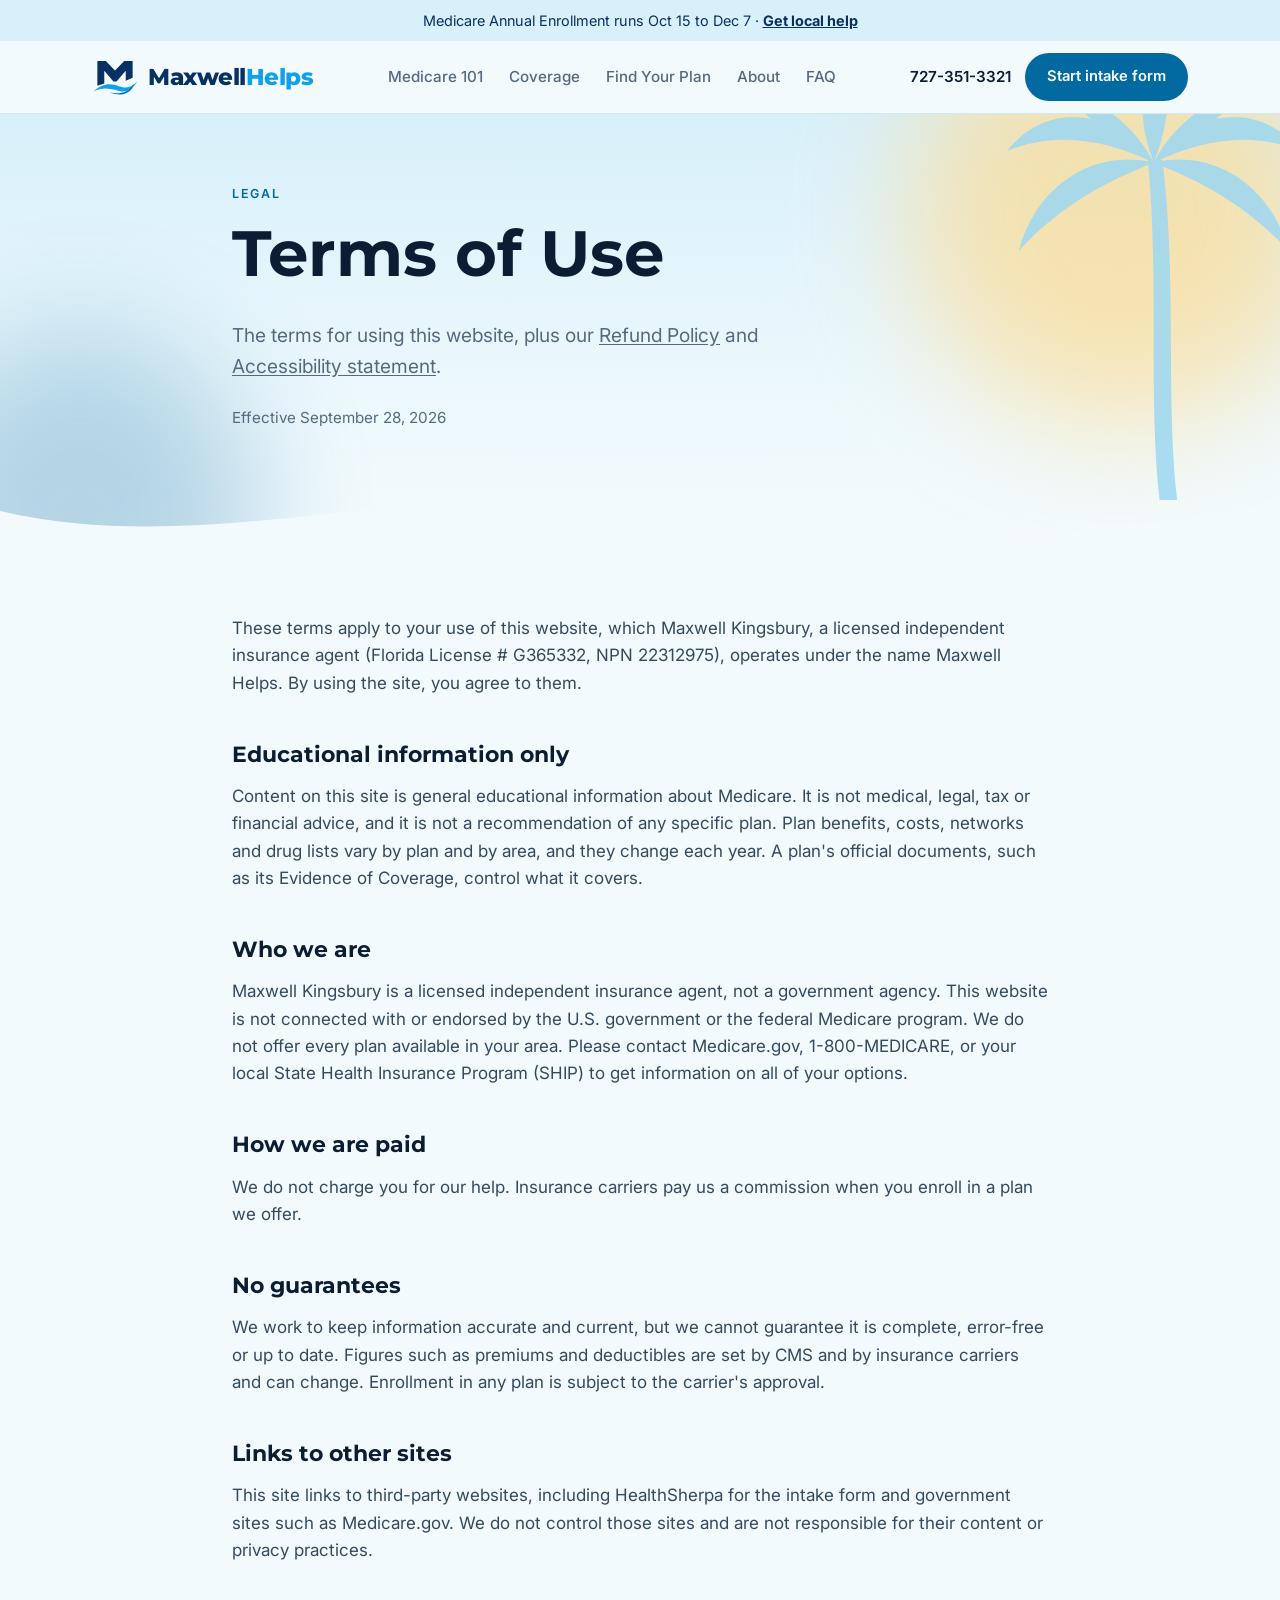
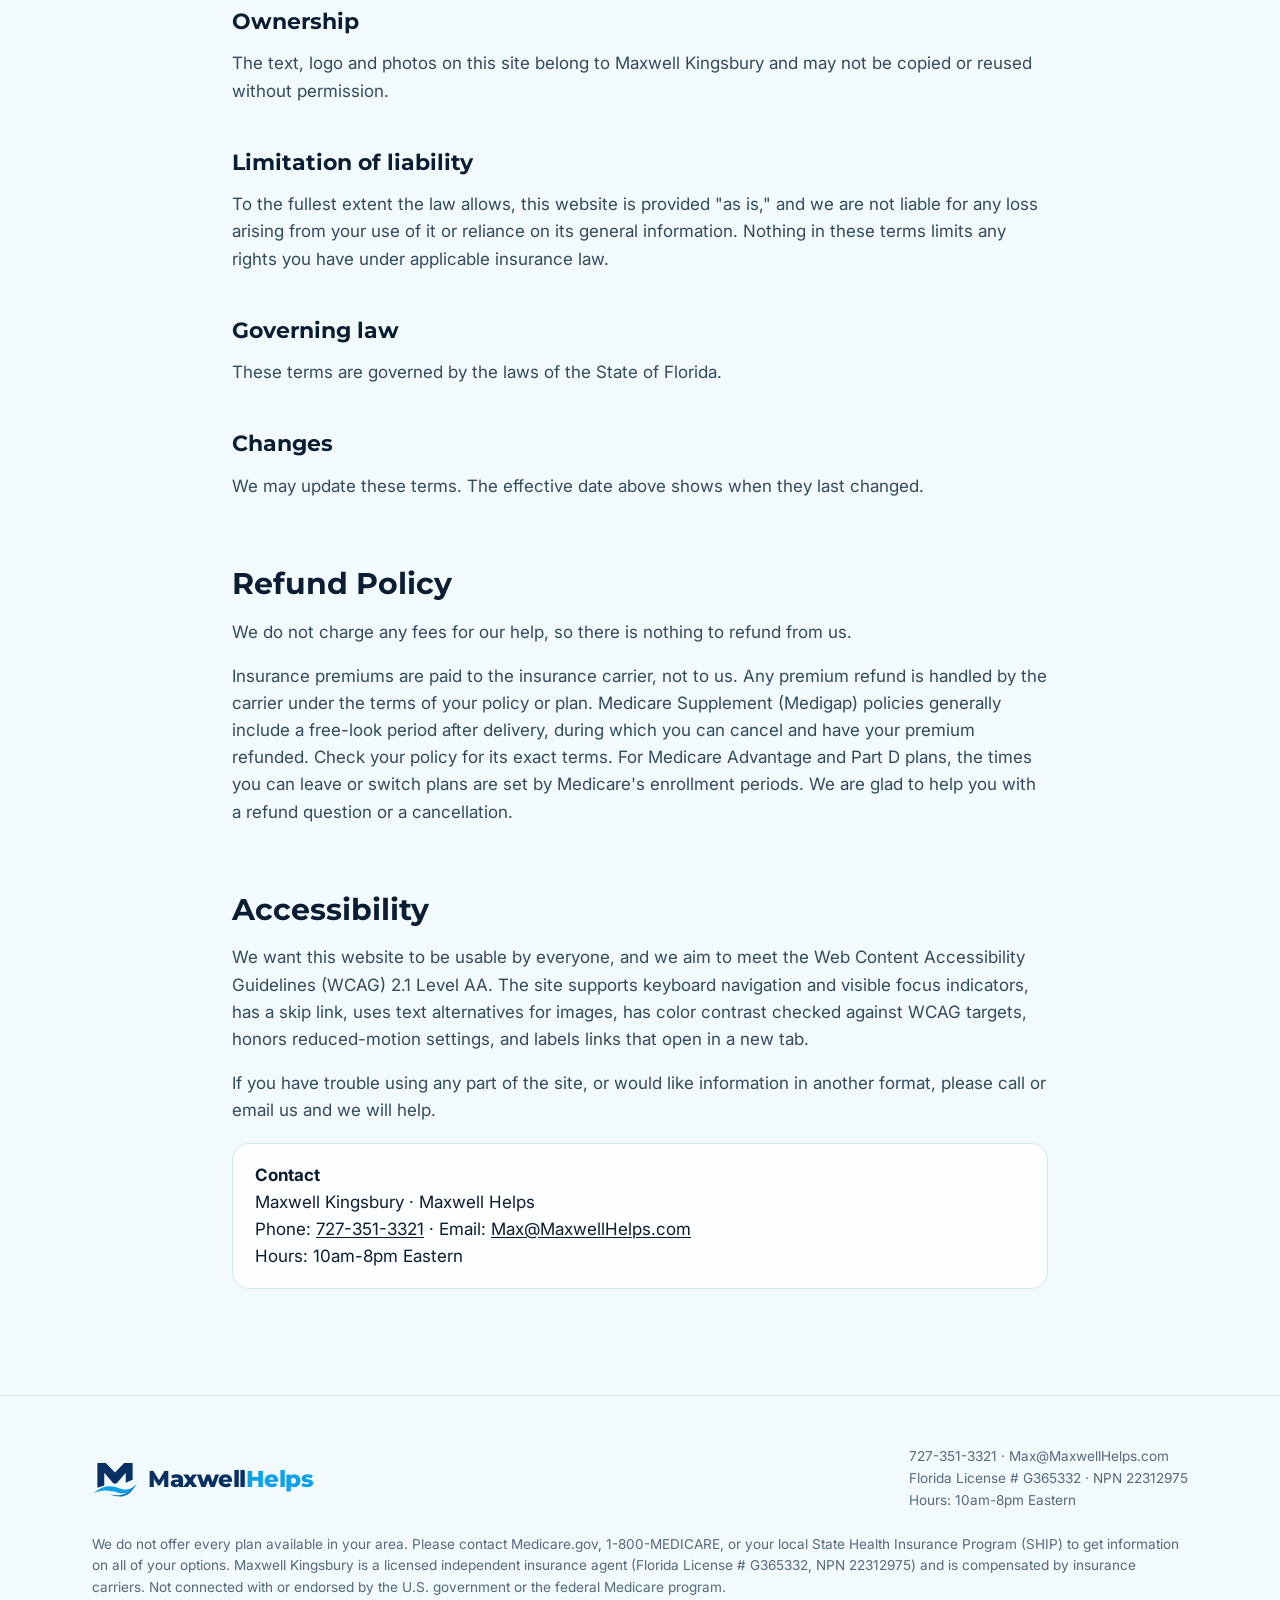
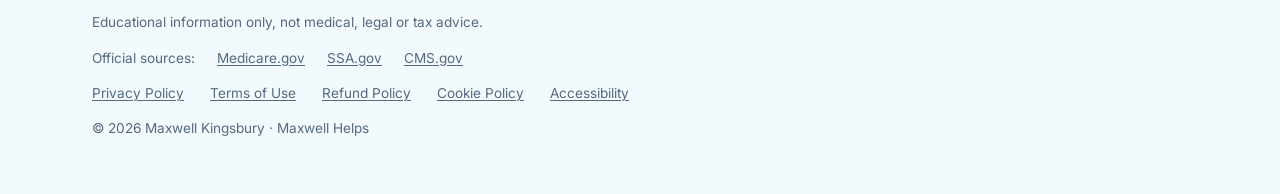
<file: terms.html>
<!DOCTYPE html>
<html lang="en">
<head>
<meta charset="utf-8">
<script>document.documentElement.classList.add('js')</script>
<meta name="viewport" content="width=device-width, initial-scale=1, viewport-fit=cover">
<title>Terms of Use, Refund Policy and Accessibility | Maxwell Helps</title>
<meta name="description" content="Terms of use, refund policy and accessibility statement for Maxwell Helps.">
<link href="https://fonts.googleapis.com/css2?family=Montserrat:wght@600;700;800&family=Inter:wght@400;500;600&display=swap" rel="stylesheet">
<link rel="icon" href="favicon.ico" sizes="32x32">
<link rel="icon" href="favicon.svg" type="image/svg+xml">
<link rel="apple-touch-icon" href="apple-touch-icon.png">
<link rel="stylesheet" href="styles.css">
<!-- Meta Pixel Code -->
<script>
!function(f,b,e,v,n,t,s)
{if(f.fbq)return;n=f.fbq=function(){n.callMethod?
n.callMethod.apply(n,arguments):n.queue.push(arguments)};
if(!f._fbq)f._fbq=n;n.push=n;n.loaded=!0;n.version='2.0';
n.queue=[];t=b.createElement(e);t.async=!0;
t.src=v;s=b.getElementsByTagName(e)[0];
s.parentNode.insertBefore(t,s)}(window, document,'script',
'https://connect.facebook.net/en_US/fbevents.js');
fbq('set', 'autoConfig', false, '2256759738577487');
fbq('init', '2256759738577487');
fbq('track', 'PageView');
document.addEventListener('click', function (e) {
  var a = e.target.closest && e.target.closest('a[href*="healthsherpa.com/intake"]');
  if (a) fbq('track', 'Lead', {content_name: 'Start intake form'});
});
</script>
<noscript><img height="1" width="1" style="display:none" alt=""
src="https://www.facebook.com/tr?id=2256759738577487&ev=PageView&noscript=1"
/></noscript>
<!-- End Meta Pixel Code -->
</head>
<body><a class="skip" href="#main">Skip to main content</a><svg width="0" height="0" style="position:absolute"><symbol id="palm" viewBox="0 0 200 300"><g fill="currentColor"><path d="M96 68C104 150 96 230 104 300L116 300C108 230 116 150 106 68Z"/><path d="M100 70C70 30 25 30 0 62C35 48 68 55 100 70Z"/><path d="M100 70C130 30 175 30 200 62C165 48 132 55 100 70Z"/><path d="M100 70C60 60 20 85 8 130C40 96 70 82 100 70Z"/><path d="M100 70C140 60 180 85 192 130C160 96 130 82 100 70Z"/><path d="M100 70C85 30 95 10 108 0C112 30 108 50 100 70Z"/><path d="M100 70C80 55 55 45 40 20C70 30 90 50 100 70Z"/><path d="M100 70C120 55 145 45 160 20C130 30 110 50 100 70Z"/></g></symbol></svg>
<div class="banner">Medicare Annual Enrollment runs Oct 15 to Dec 7 · <a href="index.html#contact">Get local help</a></div>
<header><div class="wrap nav">
  <a class="logo" href="index.html" aria-label="Maxwell Helps"><svg class="mk" viewBox="0 0 120 92" aria-hidden="true"><path fill="#083063" d="M14 4h22l24 25 24-25h22v44l-18 8V30L64 58h-8L32 30v33l-18 6z"/><path fill="#0ea0e8" d="M4 84c22-22 44-22 66-14s34 2 48-12c-12 20-30 30-50 24S26 72 4 84z"/><path fill="#0a72c0" d="M46 86c24 6 46 2 64-22-6 22-30 36-64 22z"/></svg><span class="wm">Maxwell<b>Helps</b></span></a>
  <nav aria-label="Main"><ul><li><a href="medicare-101.html">Medicare 101</a></li><li><a href="index.html#pillars">Coverage</a></li><li><a href="index.html#quiz">Find Your Plan</a></li><li><a href="index.html#about">About</a></li><li><a href="index.html#faq">FAQ</a></li></ul></nav>
  <div class="navr"><a class="tel" href="tel:+17273513321">727-351-3321</a><a class="btn p" href="https://medicare.healthsherpa.com/intake/maxwell-kingsbury" target="_blank" rel="noopener">Start intake form<span class="sr-only"> (opens in a new tab)</span></a><button class="menu-btn" type="button" aria-label="Open menu" aria-expanded="false" aria-controls="mnav"><span></span><span></span><span></span></button></div>
</div>
<div id="mnav" class="mnav" hidden><div class="wrap"><ul><li><a href="medicare-101.html">Medicare 101</a></li><li><a href="index.html#pillars">Coverage</a></li><li><a href="index.html#quiz">Find Your Plan</a></li><li><a href="index.html#about">About</a></li><li><a href="index.html#faq">FAQ</a></li></ul><a class="btn p" href="https://medicare.healthsherpa.com/intake/maxwell-kingsbury" target="_blank" rel="noopener">Start intake form<span class="sr-only"> (opens in a new tab)</span></a></div></div></header>

<main id="main">
<section class="hero sm"><div class="blob b1"></div><div class="blob b2"></div><svg class="palm pa" viewBox="0 0 200 300" aria-hidden="true"><use href="#palm"/></svg>
<div class="wrap"><div>
  <span class="eyebrow">Legal</span>
  <h1>Terms of Use</h1>
  <p class="lead">The terms for using this website, plus our <a href="#refunds">Refund Policy</a> and <a href="#accessibility">Accessibility statement</a>.</p>
  <p class="updated">Effective September 28, 2026</p>
</div></div><svg class="wave" viewBox="0 0 1440 80" preserveAspectRatio="none" aria-hidden="true"><path d="M0 40C240 90 480 0 720 40S1200 80 1440 30V80H0Z"/></svg></section>

<section class="legal-body"><div class="wrap legal">
<p>These terms apply to your use of this website, which Maxwell Kingsbury, a licensed independent insurance agent (Florida License # G365332, NPN 22312975), operates under the name Maxwell Helps. By using the site, you agree to them.</p>
<h2>Educational information only</h2>
<p>Content on this site is general educational information about Medicare. It is not medical, legal, tax or financial advice, and it is not a recommendation of any specific plan. Plan benefits, costs, networks and drug lists vary by plan and by area, and they change each year. A plan's official documents, such as its Evidence of Coverage, control what it covers.</p>
<h2>Who we are</h2>
<p>Maxwell Kingsbury is a licensed independent insurance agent, not a government agency. This website is not connected with or endorsed by the U.S. government or the federal Medicare program. We do not offer every plan available in your area. Please contact Medicare.gov, 1-800-MEDICARE, or your local State Health Insurance Program (SHIP) to get information on all of your options.</p>
<h2>How we are paid</h2>
<p>We do not charge you for our help. Insurance carriers pay us a commission when you enroll in a plan we offer.</p>
<h2>No guarantees</h2>
<p>We work to keep information accurate and current, but we cannot guarantee it is complete, error-free or up to date. Figures such as premiums and deductibles are set by CMS and by insurance carriers and can change. Enrollment in any plan is subject to the carrier's approval.</p>
<h2>Links to other sites</h2>
<p>This site links to third-party websites, including HealthSherpa for the intake form and government sites such as Medicare.gov. We do not control those sites and are not responsible for their content or privacy practices.</p>
<h2>Ownership</h2>
<p>The text, logo and photos on this site belong to Maxwell Kingsbury and may not be copied or reused without permission.</p>
<h2>Limitation of liability</h2>
<p>To the fullest extent the law allows, this website is provided "as is," and we are not liable for any loss arising from your use of it or reliance on its general information. Nothing in these terms limits any rights you have under applicable insurance law.</p>
<h2>Governing law</h2>
<p>These terms are governed by the laws of the State of Florida.</p>
<h2>Changes</h2>
<p>We may update these terms. The effective date above shows when they last changed.</p>

<h2 id="refunds" style="font-size:1.9rem;margin-top:2.2em">Refund Policy</h2>
<p>We do not charge any fees for our help, so there is nothing to refund from us.</p>
<p>Insurance premiums are paid to the insurance carrier, not to us. Any premium refund is handled by the carrier under the terms of your policy or plan. Medicare Supplement (Medigap) policies generally include a free-look period after delivery, during which you can cancel and have your premium refunded. Check your policy for its exact terms. For Medicare Advantage and Part D plans, the times you can leave or switch plans are set by Medicare's enrollment periods. We are glad to help you with a refund question or a cancellation.</p>

<h2 id="accessibility" style="font-size:1.9rem;margin-top:2.2em">Accessibility</h2>
<p>We want this website to be usable by everyone, and we aim to meet the Web Content Accessibility Guidelines (WCAG) 2.1 Level AA. The site supports keyboard navigation and visible focus indicators, has a skip link, uses text alternatives for images, has color contrast checked against WCAG targets, honors reduced-motion settings, and labels links that open in a new tab.</p>
<p>If you have trouble using any part of the site, or would like information in another format, please call or email us and we will help.</p>
<div class="box"><strong>Contact</strong><br>Maxwell Kingsbury · Maxwell Helps<br>Phone: <a href="tel:+17273513321">727-351-3321</a> · Email: <a href="mailto:Max@MaxwellHelps.com">Max@MaxwellHelps.com</a><br>Hours: 10am-8pm Eastern</div>
</div></section>
</main>

<footer><div class="wrap">
  <div class="row"><a class="logo" href="index.html" aria-label="Maxwell Helps"><svg class="mk" viewBox="0 0 120 92" aria-hidden="true"><path fill="#083063" d="M14 4h22l24 25 24-25h22v44l-18 8V30L64 58h-8L32 30v33l-18 6z"/><path fill="#0ea0e8" d="M4 84c22-22 44-22 66-14s34 2 48-12c-12 20-30 30-50 24S26 72 4 84z"/><path fill="#0a72c0" d="M46 86c24 6 46 2 64-22-6 22-30 36-64 22z"/></svg><span class="wm">Maxwell<b>Helps</b></span></a><div>727-351-3321 · <a href="mailto:Max@MaxwellHelps.com">Max@MaxwellHelps.com</a><br>Florida License # G365332 · NPN 22312975<br>Hours: 10am-8pm Eastern</div></div>
  <p>We do not offer every plan available in your area. Please contact Medicare.gov, 1-800-MEDICARE, or your local State Health Insurance Program (SHIP) to get information on all of your options. Maxwell Kingsbury is a licensed independent insurance agent (Florida License # G365332, NPN 22312975) and is compensated by insurance carriers. Not connected with or endorsed by the U.S. government or the federal Medicare program.</p>
  <p>Educational information only, not medical, legal or tax advice.</p>
  <p class="src-links">Official sources: <a href="https://www.medicare.gov/" target="_blank" rel="noopener">Medicare.gov<span class="sr-only"> (opens in a new tab)</span></a><a href="https://www.ssa.gov/medicare/" target="_blank" rel="noopener">SSA.gov<span class="sr-only"> (opens in a new tab)</span></a><a href="https://www.cms.gov/" target="_blank" rel="noopener">CMS.gov<span class="sr-only"> (opens in a new tab)</span></a></p>
  <p class="legal-links"><a href="privacy.html">Privacy Policy</a><a href="terms.html">Terms of Use</a><a href="terms.html#refunds">Refund Policy</a><a href="cookies.html">Cookie Policy</a><a href="terms.html#accessibility">Accessibility</a></p>
  <p>© 2026 Maxwell Kingsbury · Maxwell Helps</p>
</div></footer>
<div class="mbar"><a class="call" href="tel:+17273513321">Call Maxwell</a><a class="go" href="https://medicare.healthsherpa.com/intake/maxwell-kingsbury" target="_blank" rel="noopener">Start intake form<span class="sr-only"> (opens in a new tab)</span></a></div>

<script>
(function(){
  var mb=document.querySelector('.menu-btn'),mn=document.getElementById('mnav');
  function setM(o){mb.setAttribute('aria-expanded',o);mb.setAttribute('aria-label',o?'Close menu':'Open menu');mn.hidden=!o}
  mb.onclick=function(){setM(mb.getAttribute('aria-expanded')!=='true')};
  mn.querySelectorAll('a').forEach(function(a){a.addEventListener('click',function(){setM(false)})});
  document.addEventListener('keydown',function(e){if(e.key==='Escape'&&!mn.hidden){setM(false);mb.focus()}});
})();
</script>
</body>
</html>
</file>
<file: styles.css>
/* Brand tokens. Radius rule: buttons and tags are pills; large panels 24px; cards and controls 16px; small tiles 12px. */
:root{--brand:#083063;--brand-2:#0369a1;--sky:#0ea0e8;--accent:#0369a1;--bg:#f3fafd;--card:#fcfeff;--on-accent:#fafdff;--r-lg:24px;--r-md:16px;--r-sm:12px;--shadow:8,48,99;--ink:#0b1d33;--muted:#55697f;--line:#d4e8f2;--soft:#e1f3fa;box-sizing:border-box;padding-top:env(safe-area-inset-top,0px);padding-bottom:env(safe-area-inset-bottom,0px)}


html{scroll-padding-top:calc(env(safe-area-inset-top,0px) + 76px);scroll-behavior:smooth}
*{box-sizing:border-box}
body{margin:0;background:var(--bg);color:var(--ink);font:400 17px/1.6 Inter,system-ui,sans-serif}
h1,h2,h3{font-family:Montserrat,system-ui,sans-serif;line-height:1.1;margin:0 0 .5em;color:var(--ink)}
h1{font-size:clamp(2.6rem,7vw,5rem);font-weight:700}
h2{font-size:clamp(1.9rem,4vw,2.9rem);font-weight:700}
h3{font-size:1.25rem}
a{color:inherit}
.wrap{max-width:1140px;margin:0 auto;padding:0 22px}
section{padding:88px 0}
.eyebrow{font-size:.78rem;letter-spacing:.14em;text-transform:uppercase;font-weight:600;color:var(--brand-2);margin-bottom:14px;display:block}
.btn{display:inline-block;padding:14px 26px;border-radius:999px;font-weight:600;text-decoration:none;border:2px solid transparent;transition:transform .2s,box-shadow .2s;cursor:pointer;font-size:1rem;font-family:inherit}
.btn:hover{transform:translateY(-2px);box-shadow:0 10px 24px -10px rgba(var(--shadow),.5)}
.btn:active{transform:translateY(1px) scale(.98)}
.btn.p{background:var(--accent);color:var(--on-accent)}
.btn.g{border-color:var(--line);background:transparent;color:var(--ink)}
/* banner + header */
.banner{background:#d8f0fa;color:var(--brand);text-align:center;font-size:.9rem;padding:9px 12px}
.banner a{color:var(--brand);font-weight:700}
header{position:sticky;top:env(safe-area-inset-top,0px);z-index:20;background:color-mix(in srgb,var(--bg) 88%,transparent);backdrop-filter:blur(12px);border-bottom:1px solid var(--line)}
.nav{display:flex;align-items:center;justify-content:space-between;height:72px}
.logo{display:flex;align-items:center;gap:10px;font-family:Montserrat,system-ui,sans-serif;font-weight:700;font-size:1.4rem;text-decoration:none}
.mark{width:36px;height:36px;border-radius:var(--r-sm);background:var(--brand);display:grid;place-items:center}
.mark svg{width:20px;height:20px}
.mk{width:46px;height:36px;display:block}.wm{font:800 1.45rem Montserrat,system-ui,sans-serif;color:#083063;letter-spacing:-.02em}.wm b{color:#0ea0e8;font-weight:800}.logo em{font-style:normal;color:var(--brand-2)}
nav ul{display:flex;gap:26px;list-style:none;margin:0;padding:0;font-weight:500;font-size:.95rem}
nav a{text-decoration:none;color:var(--muted);padding-bottom:3px;transition:color .2s,box-shadow .2s}nav a:hover{color:var(--ink);box-shadow:inset 0 -2px 0 #9fc3dc}
.navr{display:flex;gap:14px;align-items:center;flex-shrink:0}
.logo{flex-shrink:0}nav a,.navr a{white-space:nowrap}
nav a[aria-current]{color:var(--ink);box-shadow:inset 0 -2px 0 var(--brand-2)}
.mnav li a[aria-current]{color:var(--brand-2);box-shadow:inset 3px 0 0 var(--brand-2);padding-left:12px}
.navr .tel{font-weight:600;text-decoration:none;font-size:.95rem}
.navr .btn{padding:10px 20px;font-size:.92rem}
@media(max-width:900px){nav,.navr .tel{display:none}}
@media(min-width:901px) and (max-width:1100px){.navr .tel{display:none}nav ul{gap:20px}}
/* hero */
.hero{position:relative;overflow:hidden;padding:80px 0 130px;background:linear-gradient(180deg,#d8f0fa 0%,#eef9fd 70%,var(--bg) 100%)}
.blob{position:absolute;border-radius:50%;filter:blur(60px);opacity:.5;z-index:0;animation:float 14s ease-in-out infinite}
.b1{width:420px;height:420px;background:#ffd98a;top:-110px;right:-50px;opacity:.65}
.b2{width:360px;height:360px;background:var(--brand-2);bottom:-140px;left:-100px;opacity:.25;animation-delay:-6s}
@keyframes float{50%{transform:translate(30px,-24px) scale(1.08)}}
.hero h1{font-size:clamp(2.6rem,4.6vw,4.25rem)}
.hero .wrap{position:relative;z-index:1;display:grid;grid-template-columns:1.15fr .85fr;gap:56px;align-items:center}
.hero p.lead{font-size:1.2rem;color:var(--muted);max-width:560px;margin:0 0 30px}
.hero h1 span{color:var(--brand-2);font-style:normal}
.cta{display:flex;gap:14px;flex-wrap:wrap;margin-bottom:34px}
.stats{display:flex;gap:30px;flex-wrap:wrap}
.stats b{display:block;font-family:Montserrat,system-ui,sans-serif;font-size:1.7rem;color:var(--brand-2)}
.stats span{font-size:.85rem;color:var(--muted)}
.portrait{position:relative;aspect-ratio:4/5;border-radius:200px 200px var(--r-lg) var(--r-lg);background:linear-gradient(160deg,var(--brand),var(--brand-2));display:grid;place-items:center;color:var(--on-accent);text-align:center;padding:30px;box-shadow:0 40px 70px -30px rgba(var(--shadow),.6)}
.portrait small{opacity:.8;font-size:.85rem}
.portrait strong{font-family:Montserrat,system-ui,sans-serif;font-size:1.3rem;display:block;margin-bottom:6px}
.chip{position:absolute;background:var(--card);color:var(--ink);border:1px solid var(--line);border-radius:var(--r-md);padding:12px 16px;font-size:.88rem;font-weight:600;box-shadow:0 18px 40px -18px rgba(0,0,0,.35);animation:float 9s ease-in-out infinite}
.c1{left:-34px;top:22%}.c2{right:-26px;bottom:16%;animation-delay:-4s}
@media(max-width:860px){.hero .wrap{grid-template-columns:1fr}.portrait{max-width:340px;margin:0 auto}.c1{left:-8px}.c2{right:-8px}}
/* pillars */
.pillars{display:grid;grid-template-columns:repeat(3,1fr);gap:22px;margin-top:40px}
.card{background:var(--card);border:1px solid var(--line);border-radius:var(--r-md);padding:30px;transition:transform .25s,box-shadow .25s}
.card:hover{transform:translateY(-6px);box-shadow:0 24px 44px -24px rgba(var(--shadow),.35)}
.ico{width:48px;height:48px;border-radius:var(--r-sm);background:var(--soft);display:grid;place-items:center;font-size:1.4rem;margin-bottom:16px}
.card p{color:var(--muted);margin:0 0 14px;font-size:.98rem}
.card a.l{color:var(--brand-2);font-weight:600;text-decoration:none}
.callout{margin-top:30px;background:var(--brand);color:var(--on-accent);border-radius:var(--r-md);padding:28px 34px;display:flex;justify-content:space-between;align-items:center;gap:20px;flex-wrap:wrap}
.callout b{font-family:Montserrat,system-ui,sans-serif;font-size:1.2rem}


@media(max-width:860px){.pillars{grid-template-columns:1fr}}
/* quiz */
.quiz-sec{background:var(--soft)}
.quiz{max-width:640px;margin:34px auto 0;background:var(--card);border:1px solid var(--line);border-radius:var(--r-lg);padding:38px;box-shadow:0 30px 60px -36px rgba(var(--shadow),.4)}
.bar{height:6px;background:var(--line);border-radius:9px;overflow:hidden;margin-bottom:24px}
.bar i{display:block;height:100%;background:var(--accent);width:16%;transition:width .4s}
.step{display:none}.step.on{display:block;animation:in .4s}
@keyframes in{from{opacity:0;transform:translateX(16px)}}
.opt{display:block;width:100%;text-align:left;background:var(--bg);border:2px solid #8aa0b3;border-radius:var(--r-sm);padding:14px 18px;margin-bottom:10px;font:inherit;color:var(--ink);cursor:pointer;transition:border-color .2s}
.opt:hover,.opt.sel{border-color:var(--brand-2)}
.opt small{display:block;color:var(--muted)}
.quiz input{width:100%;padding:14px 16px;border-radius:var(--r-sm);border:2px solid #6b8196;background:var(--bg);color:var(--ink);font:inherit;margin-bottom:14px}
.back{background:none;border:0;color:var(--muted);cursor:pointer;font:inherit;margin-top:6px}
.fine{font-size:.82rem;color:var(--muted);margin-top:14px}
/* help grid */
.grid4{display:grid;grid-template-columns:repeat(4,1fr);gap:20px;margin-top:38px}
.grid4 .card{padding:24px}
@media(max-width:940px){.grid4{grid-template-columns:1fr 1fr}}@media(max-width:560px){.grid4{grid-template-columns:1fr}}
/* steps */
.steps{display:grid;grid-template-columns:repeat(3,1fr);gap:26px;margin-top:40px;counter-reset:s}
.steps div{position:relative;padding-top:74px}
.steps div:before{counter-increment:s;content:counter(s);position:absolute;top:0;left:0;width:56px;height:56px;border-radius:50%;background:var(--accent);color:var(--on-accent);font:700 1.5rem Montserrat,system-ui,sans-serif;display:grid;place-items:center}
.steps p{color:var(--muted);margin:0}
@media(max-width:800px){.steps{grid-template-columns:1fr}}
/* products */
.tags{display:flex;flex-wrap:wrap;gap:12px;margin-top:30px}
.tags span{padding:12px 22px;border-radius:999px;background:var(--card);border:1px solid var(--line);font-weight:500;transition:background .2s,color .2s}
.tags span:hover{background:var(--accent);color:var(--on-accent)}
/* about */
.about{display:grid;grid-template-columns:.8fr 1.2fr;gap:56px;align-items:center}
.about .portrait{border-radius:var(--r-lg);aspect-ratio:1}
@media(max-width:800px){.about{grid-template-columns:1fr}}
/* faq */
.faq{max-width:780px;margin:34px auto 0}
details{background:var(--card);border:1px solid var(--line);border-radius:var(--r-md);padding:18px 24px;margin-bottom:12px}
summary{font-weight:600;cursor:pointer;list-style:none;display:flex;justify-content:space-between}
summary::after{content:"+";color:var(--brand-2);font-size:1.4rem;line-height:1}
details[open] summary::after{content:"\2212"}
details p{color:var(--muted);margin:12px 0 0}
/* cta + footer */
.final{background:linear-gradient(135deg,#cdeefa,#eaf8fd 60%,#fff4df);color:var(--brand);border:1px solid var(--line);text-align:center;border-radius:var(--r-lg);padding:70px 24px;position:relative;overflow:hidden}
.final h2{color:var(--brand)}.final p{max-width:520px;margin:0 auto 28px}

footer{padding:50px 0 40px;color:var(--muted);font-size:.85rem;border-top:1px solid var(--line)}
footer .row{display:flex;justify-content:space-between;gap:24px;flex-wrap:wrap;margin-bottom:22px}
footer a{text-decoration:none}
/* reveal */
.js .rv{opacity:0;transform:translateY(28px);transition:opacity .7s,transform .7s}
.js .rv.in{opacity:1;transform:none}
@media(prefers-reduced-motion:reduce){*{animation:none!important;transition:none!important}.rv{opacity:1;transform:none}}
.palm{position:absolute;z-index:0;transform-origin:50% 100%;animation:sway 7s ease-in-out infinite;pointer-events:none;color:#9dd8f2}
@keyframes sway{50%{transform:rotate(2.5deg)}}
.pa{height:440px;right:-20px;bottom:50px;opacity:.85}.pb{height:300px;right:170px;bottom:45px;opacity:.55;animation-delay:-3s}
.pc{height:260px;left:-20px;bottom:-10px;opacity:.6}.pd{height:320px;right:-10px;bottom:-10px;opacity:.6;animation-delay:-2s}
.wave{position:absolute;bottom:-1px;left:0;width:100%;height:80px;z-index:1}.wave path{fill:var(--bg)}
.final>*{position:relative;z-index:1}
@media(max-width:860px){.pb{display:none}.pa{height:300px;opacity:.5}.pc,.pd{height:200px}}
.tpmo{background:var(--card);border-top:1px solid var(--line);border-bottom:1px solid var(--line);padding:14px 0;font-size:.95rem;color:var(--ink);text-align:center}
/* ===== Mobile menu + sticky action bar ===== */
.menu-btn{display:none;width:44px;height:44px;border:1px solid var(--line);border-radius:12px;background:var(--card);cursor:pointer;flex-direction:column;justify-content:center;align-items:center;gap:5px;padding:0}
.menu-btn span{display:block;width:20px;height:2px;border-radius:2px;background:var(--brand);transition:transform .25s,opacity .2s}
.menu-btn[aria-expanded="true"] span:nth-child(1){transform:translateY(7px) rotate(45deg)}
.menu-btn[aria-expanded="true"] span:nth-child(2){opacity:0}
.menu-btn[aria-expanded="true"] span:nth-child(3){transform:translateY(-7px) rotate(-45deg)}
.mnav{border-top:1px solid var(--line);background:var(--card);padding:4px 0 20px;box-shadow:0 18px 30px -20px rgba(8,48,99,.35)}
.mnav[hidden]{display:none}
.mnav ul{list-style:none;margin:0;padding:0}
.mnav li a{display:block;padding:14px 4px;border-bottom:1px solid var(--line);text-decoration:none;font-weight:600;font-size:1.05rem;color:var(--ink)}
.mnav .btn{display:block;text-align:center;margin-top:14px}
.mbar{display:none}
@media(max-width:900px){.menu-btn{display:flex}}
@media(max-width:700px){
  .mbar{display:flex;position:fixed;left:0;right:0;bottom:0;z-index:30;gap:10px;padding:10px 14px;padding-bottom:calc(10px + env(safe-area-inset-bottom,0px));background:color-mix(in srgb,var(--card) 94%,transparent);backdrop-filter:blur(12px);border-top:1px solid var(--line);box-shadow:0 -10px 24px -18px rgba(8,48,99,.4)}
  .mbar a{flex:1;text-align:center;padding:13px 6px;border-radius:999px;font-weight:700;text-decoration:none;font-size:.95rem;white-space:nowrap}
  .mbar .call{border:2px solid var(--brand);color:var(--brand)}
  .mbar .go{background:var(--accent);color:var(--on-accent)}
  body{padding-bottom:78px}
}
/* ===== Phone layout ===== */
@media(max-width:600px){
  body{font-size:16px}
  .wrap{padding:0 18px}
  section{padding:56px 0}
  h2{font-size:1.75rem}
  h3{font-size:1.12rem}
  .banner{font-size:.8rem;padding:8px 10px}.banner a{white-space:nowrap}
  .nav{height:64px}
  .navr .btn{display:none}
  .mk{width:38px;height:30px}.wm{font-size:1.2rem}.logo{gap:8px}
  .hero{padding:36px 0 84px}
  .hero .wrap{gap:34px}
  .hero h1{font-size:2.5rem}
  .hero p.lead{font-size:1.05rem;margin-bottom:24px}
  .cta{flex-direction:column;gap:10px;margin-bottom:26px}
  .cta .btn,.final .btn{display:block;width:100%;text-align:center}
  .stats{display:flex;flex-wrap:nowrap;justify-content:space-between;gap:8px}
  .stats b{font-size:1.05rem;white-space:nowrap}.stats span{font-size:.78rem;line-height:1.3;display:block}
  .portrait{width:100%;max-width:300px;padding:0}
  .about .portrait{max-width:260px}
  .chip{font-size:.78rem;padding:8px 12px;border-radius:12px}
  .c1{left:8px;top:auto;bottom:24%}.c2{right:8px;bottom:7%}
  .pa{height:260px;right:-60px;opacity:.35}.pb{display:none}
  .blob{filter:blur(50px)}.b1{width:260px;height:260px}.b2{width:220px;height:220px}
  .tpmo{font-size:.85rem;padding:12px 0}
  .grid4,.pillars{gap:14px;margin-top:26px}
  .card,.grid4 .card{padding:20px}
  .ico{width:42px;height:42px;margin-bottom:12px}
  .quiz{padding:24px 20px;border-radius:var(--r-lg);margin-top:24px}
  .opt{padding:13px 14px}
  .steps{gap:22px;margin-top:28px}.steps div{padding-top:0;padding-left:62px;min-height:48px}
  .steps div:before{width:46px;height:46px;font-size:1.2rem}
  section [style*="margin-top:90px"]{margin-top:56px!important}
  .tags{gap:8px}.tags span{padding:9px 14px;font-size:.92rem}
  .about{gap:28px;text-align:center}.about .portrait{margin:0 auto}
  details{padding:15px 18px}
  .final{padding:44px 20px;border-radius:24px}
  .final .btn+.btn,.final .btn.g{margin-top:10px}
  .pc,.pd{height:170px;opacity:.35}
  footer{padding:36px 0 28px}
  footer .row{flex-direction:column;gap:14px}
}
@media(hover:none){.card:hover,.btn:hover{transform:none;box-shadow:none}}

/* ===== Accessibility ===== */
.sr-only{position:absolute!important;width:1px;height:1px;padding:0;margin:-1px;overflow:hidden;clip:rect(0,0,0,0);white-space:nowrap;border:0}
.skip{position:absolute;left:12px;top:-60px;z-index:100;background:var(--brand);color:var(--on-accent);padding:10px 16px;border-radius:var(--r-sm);font-weight:700;text-decoration:none}
.skip:focus{top:12px}
a:focus-visible,button:focus-visible,summary:focus-visible,input:focus-visible,[tabindex]:focus-visible{outline:3px solid #b45309;outline-offset:3px;border-radius:6px}
.btn:focus-visible{outline-offset:4px;border-radius:999px}
.opt[aria-pressed="true"]{border-color:var(--brand-2);background:#e6f2fa}
.quiz h3:focus{outline:none}
main p a,footer p a,.legal a{text-decoration:underline;text-underline-offset:2px}
.legal-links a{margin-right:4px}
/* ===== Legal pages ===== */
.legal{max-width:860px}
.legal-body{padding-top:48px}
.legal h2{font-size:1.4rem;margin:2em 0 .6em}
.legal p,.legal li{color:#334a5e}
.legal ul{padding-left:22px}.legal li{margin-bottom:6px}
.legal h2:first-child{margin-top:0}
.hero .updated{color:var(--muted);font-size:.95rem;margin:-6px 0 0}
.legal .box{background:var(--card);border:1px solid var(--line);border-radius:var(--r-md);padding:18px 22px;margin:18px 0}
/* ===== Page header (shared) ===== */
.hero.sm{padding:70px 0 120px}.hero.sm .wrap{grid-template-columns:1fr;max-width:860px}
.hero.sm h1{font-size:clamp(2.3rem,6vw,4rem)}
@media(max-width:600px){.hero.sm{padding:36px 0 84px}.hero.sm h1{font-size:2.3rem}.legal-body{padding-top:28px}}
/* ===== Advisor ID card ===== */
.pfig{margin:0;position:relative}
.idcard{position:relative;z-index:2;width:fit-content;max-width:92%;margin:16px auto 0;background:var(--card);border:1px solid var(--line);border-radius:var(--r-md);padding:12px 22px;text-align:center;box-shadow:0 18px 40px -20px rgba(8,48,99,.45);line-height:1.35}
.idcard strong{display:block;font:800 1.15rem Montserrat,system-ui,sans-serif;color:var(--brand)}
.idcard span{display:block;font-size:.86rem;color:var(--muted)}
.idcard .role{color:var(--brand-2);font-weight:600}
@media(max-width:600px){.idcard{padding:10px 16px;margin-top:14px}.idcard strong{font-size:1.05rem}.idcard span{font-size:.8rem}.c1{bottom:47%}.c2{bottom:29%}.chip{animation:none}}
/* ===== Icons (Material Design Icons, Pictogrammers, Apache 2.0) ===== */
.i{width:1.5rem;height:1.5rem;display:block}
.ico{color:var(--brand-2)}
.back .i,.btn .i{width:1.1em;height:1.1em;display:inline-block;vertical-align:-.15em;margin-right:.35em}
/* How we help: feature list, no card boxes */
.feats{display:grid;grid-template-columns:repeat(2,minmax(0,1fr));gap:20px;margin-top:38px}
.feat{display:grid;grid-template-columns:auto 1fr;gap:18px;align-items:start;background:var(--card);border:1px solid var(--line);border-radius:var(--r-md);padding:24px 26px;transition:transform .25s,box-shadow .25s}
.feat:hover{transform:translateY(-4px);box-shadow:0 24px 44px -24px rgba(var(--shadow),.35)}
.feat .ico{margin:0;width:48px;height:48px}
.feat h3{margin-bottom:.35em}.feat p{margin:0;color:var(--muted)}
@media(max-width:700px){.feats{grid-template-columns:1fr;gap:14px}.feat{padding:20px}}
/* Footer link row without dot separators */
.legal-links,.src-links{display:flex;flex-wrap:wrap;gap:6px 22px}
</file>
<file: photo.css>
.ph{position:absolute;inset:0;border-radius:inherit;background:url(maxwell-kingsbury.jpg) 50% 15%/cover no-repeat,url([data-uri]) 50% 15%/cover no-repeat}
</file>
